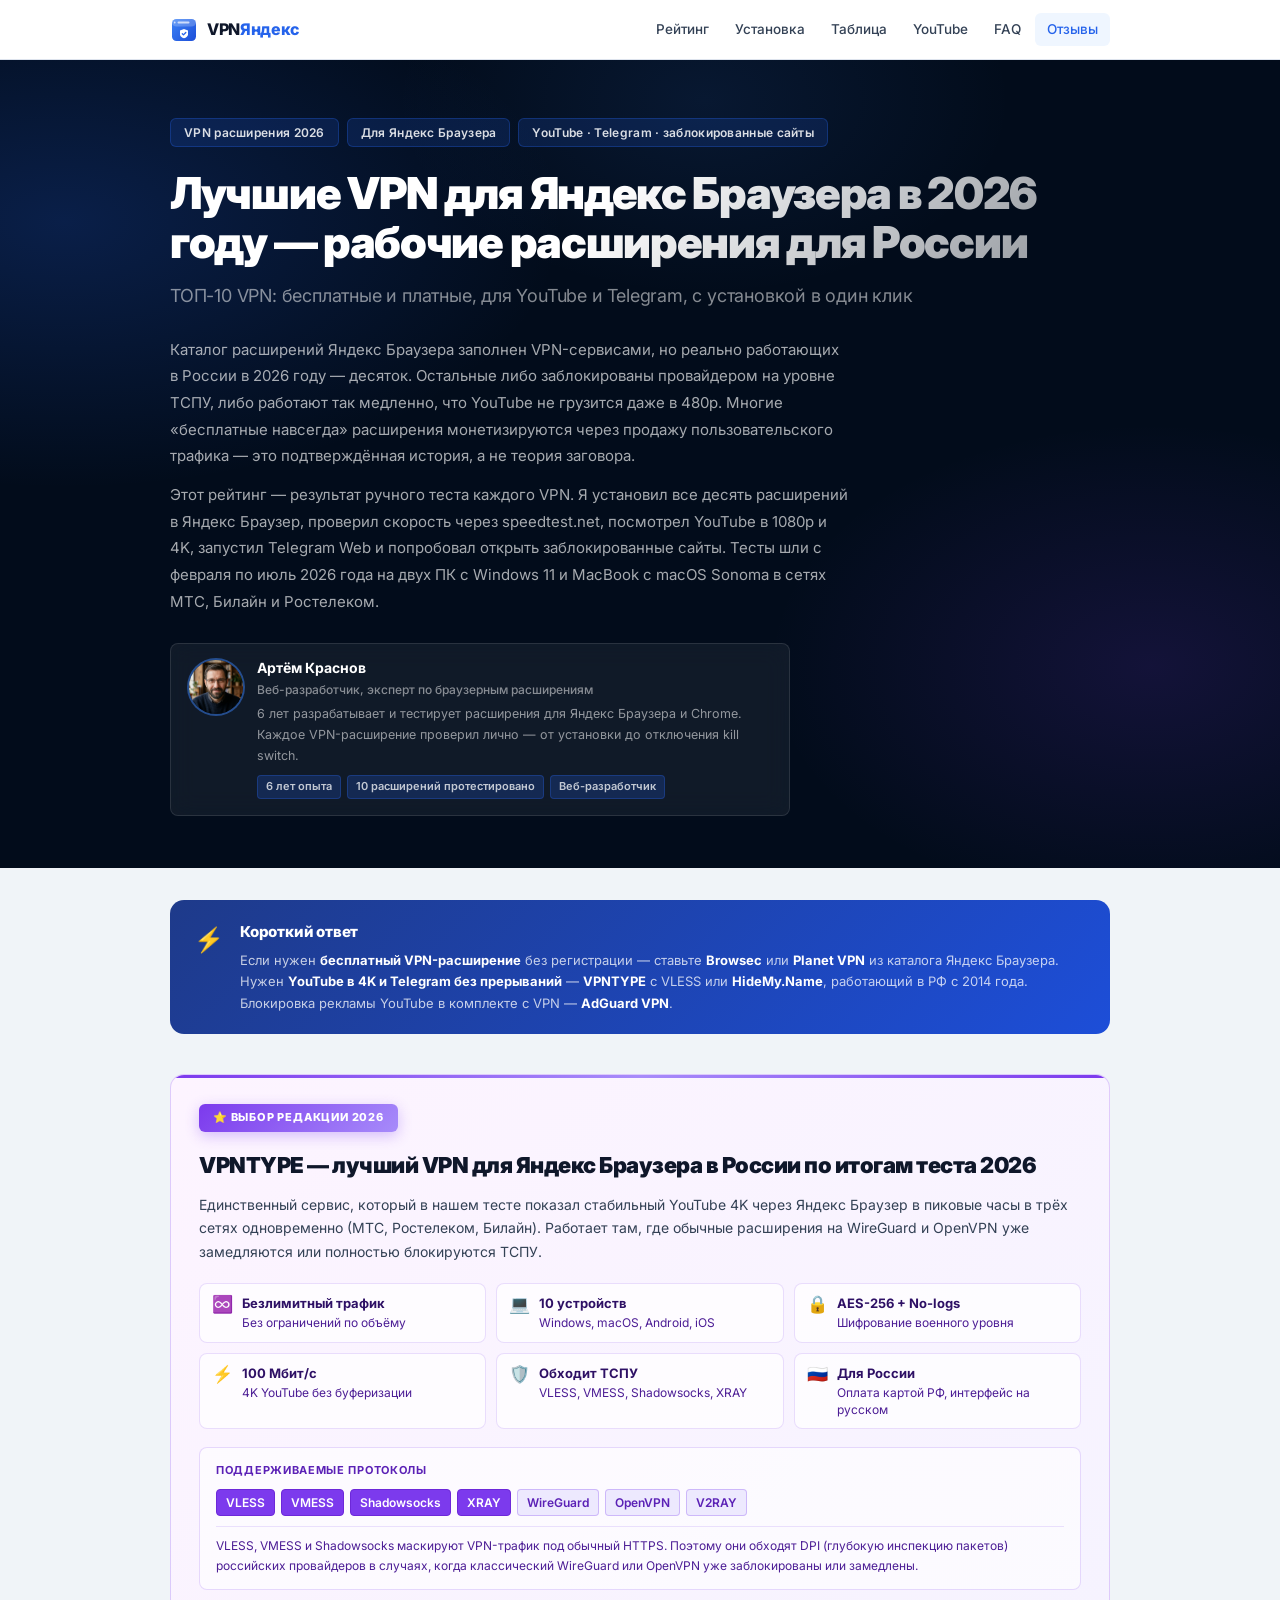
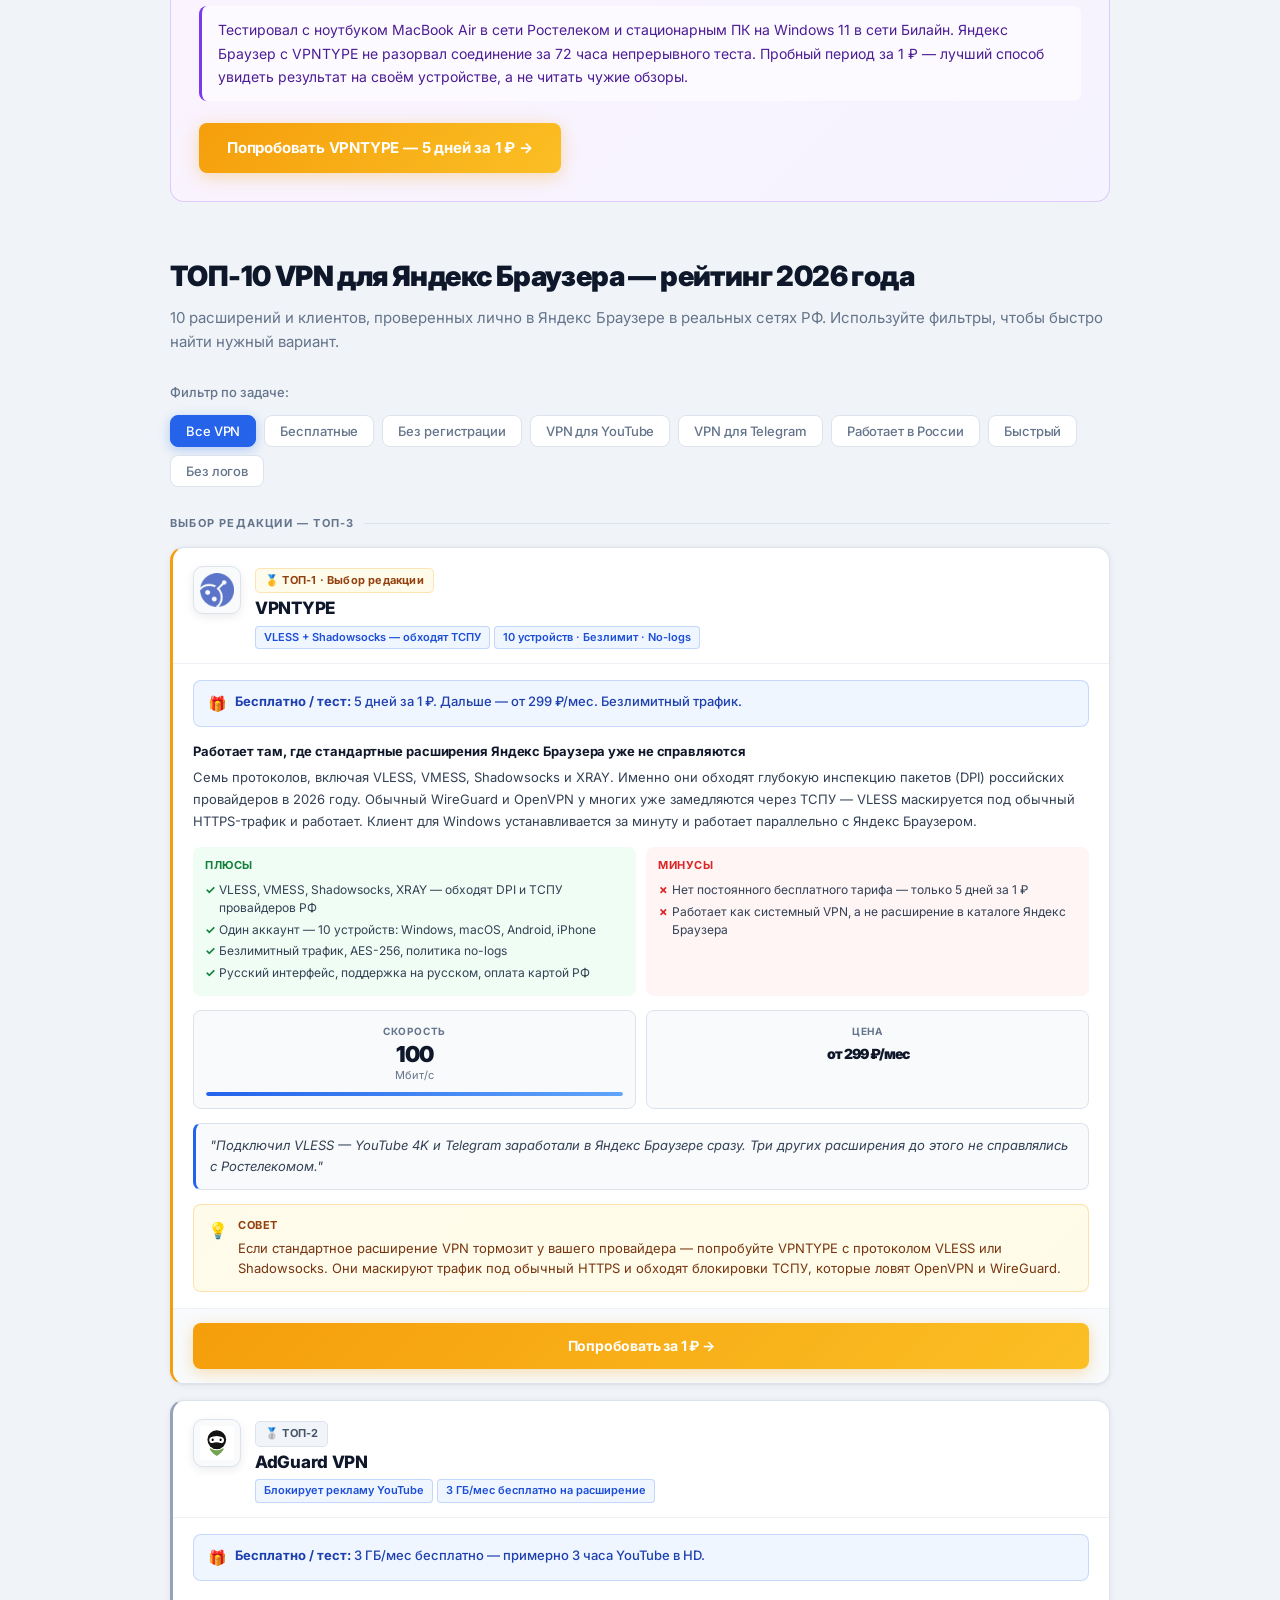
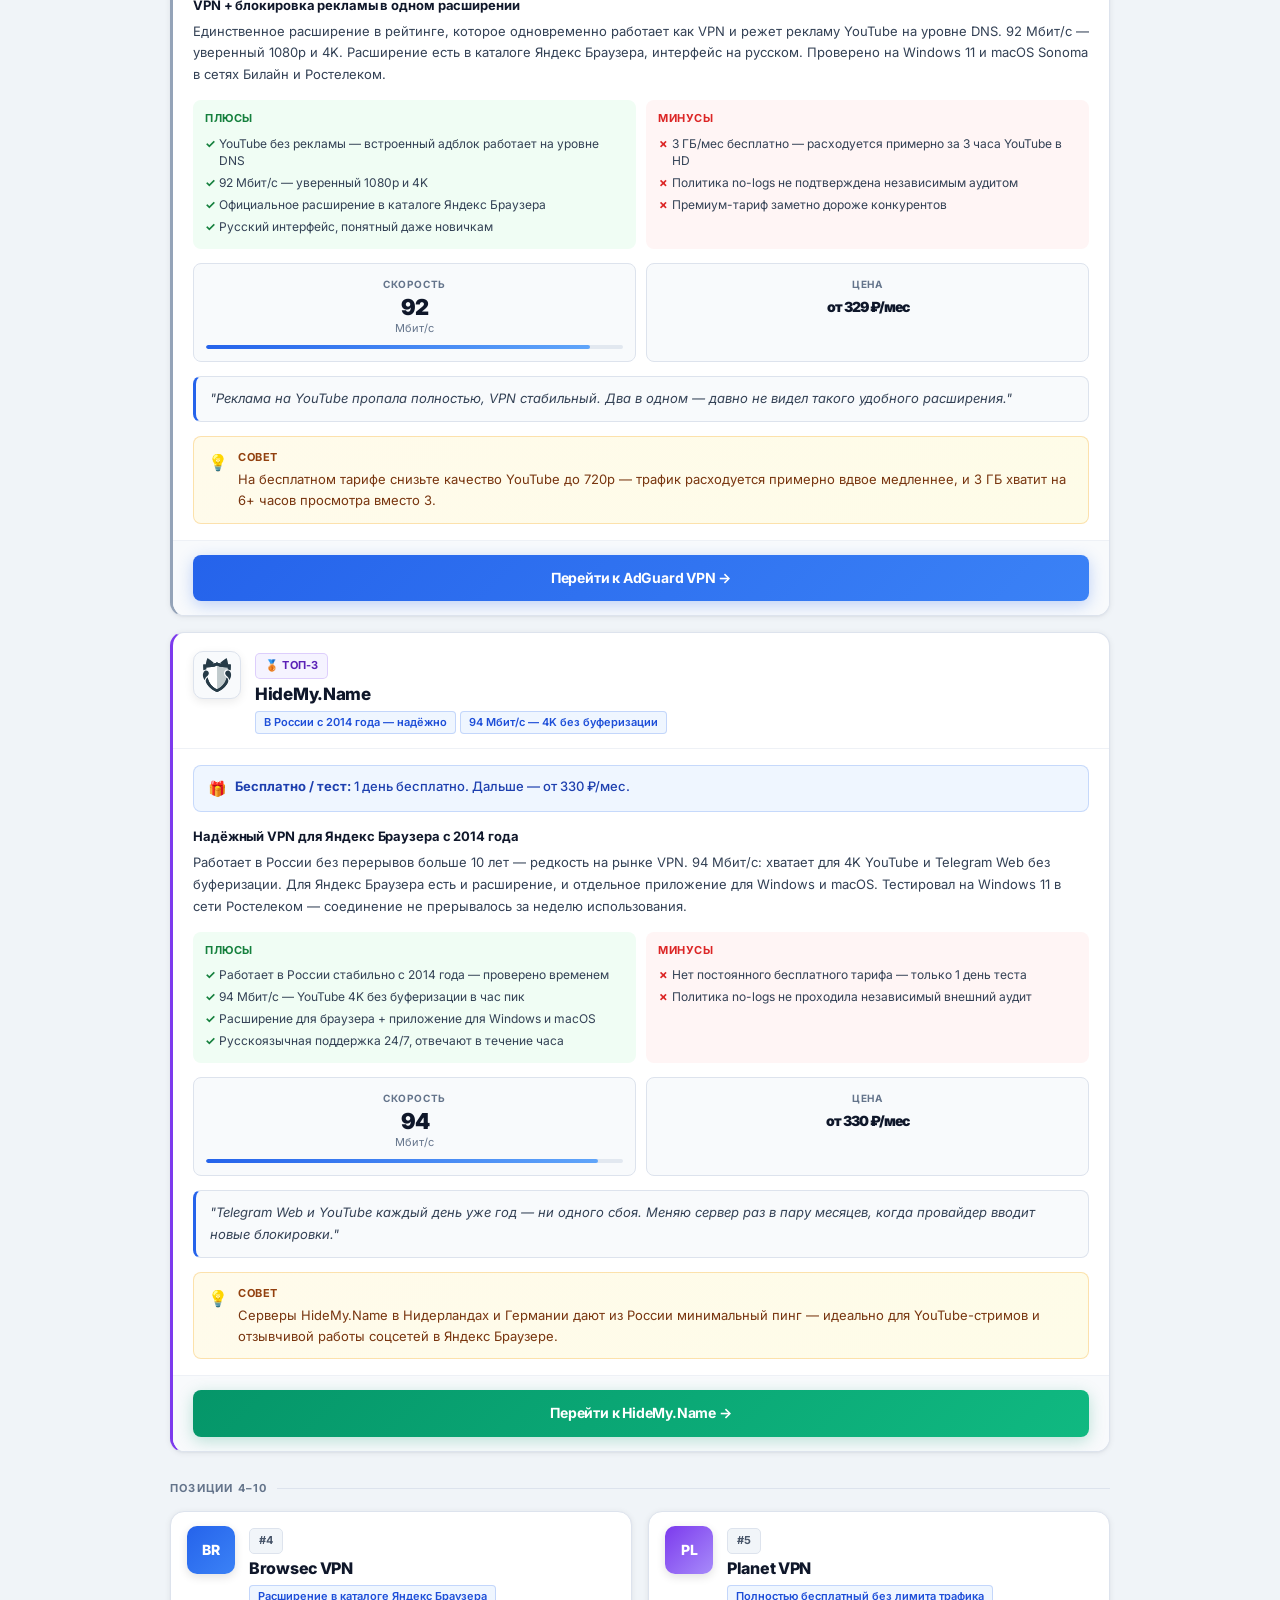
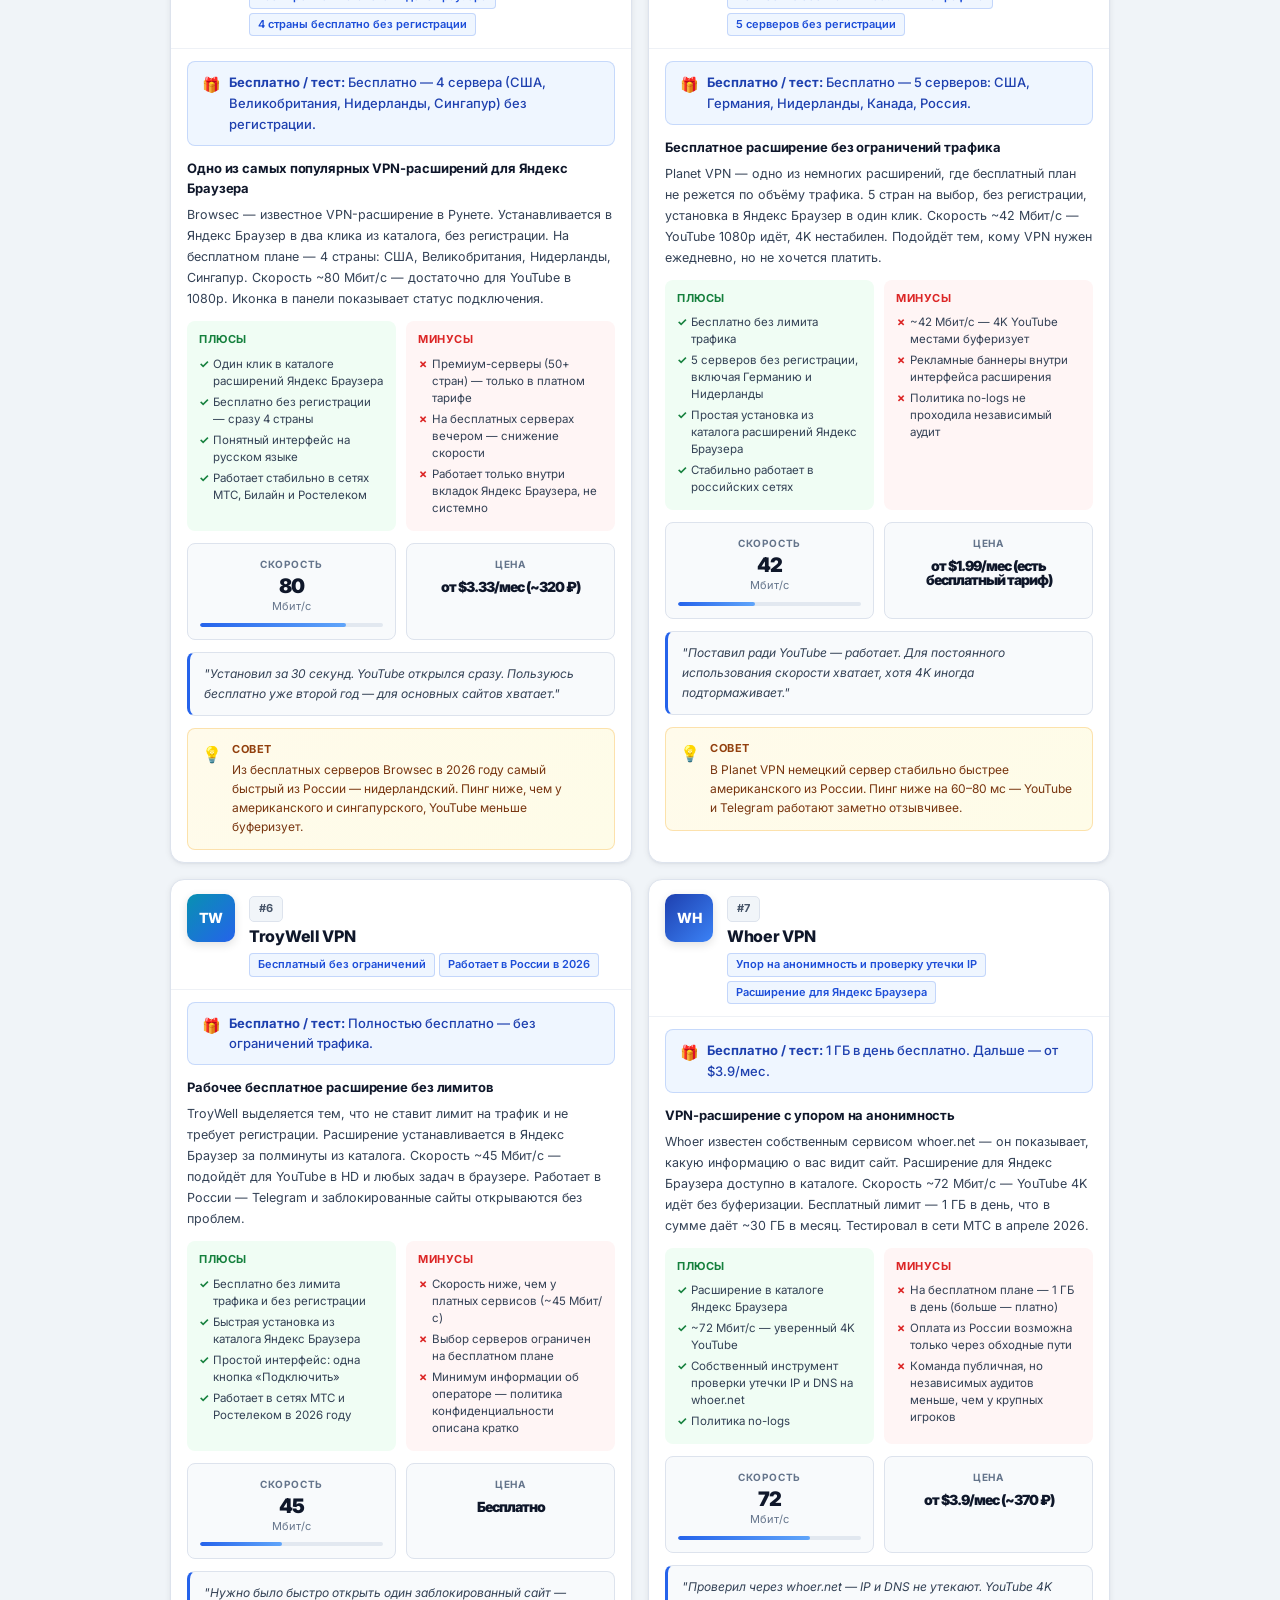
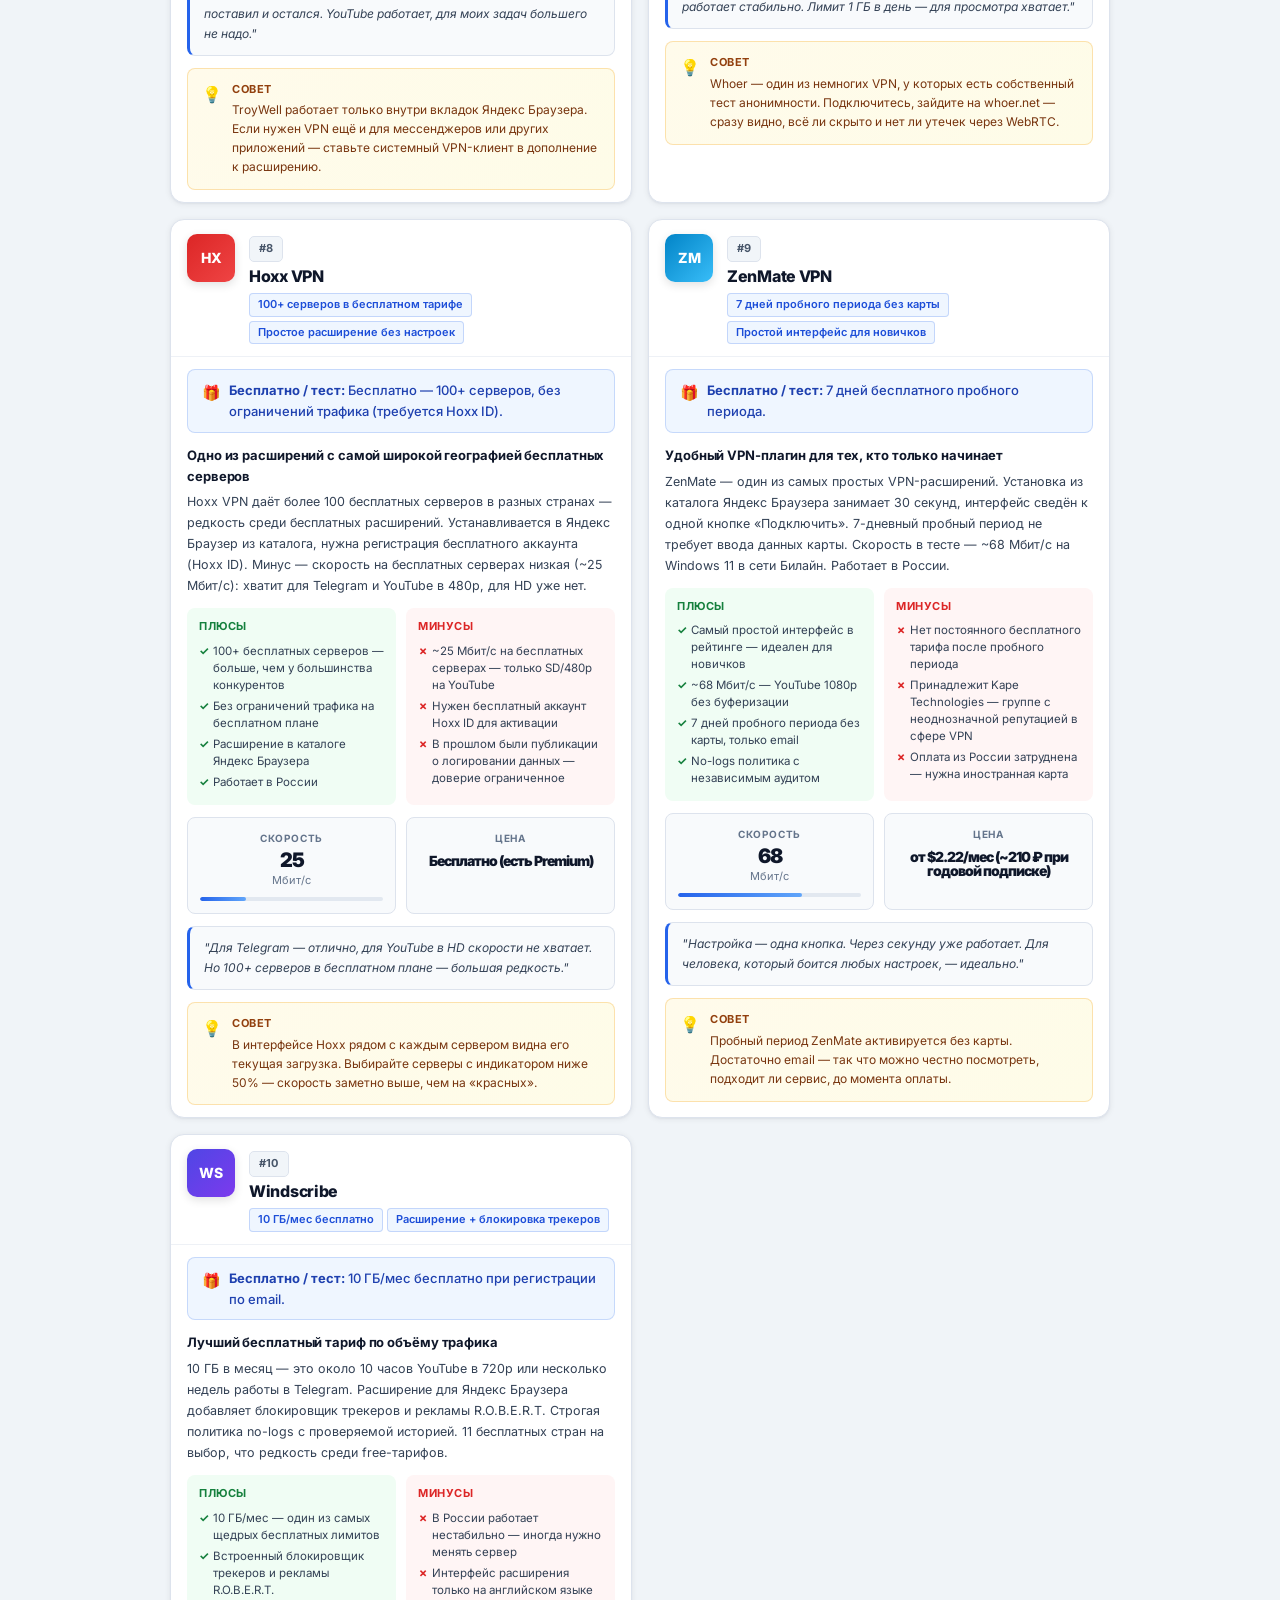
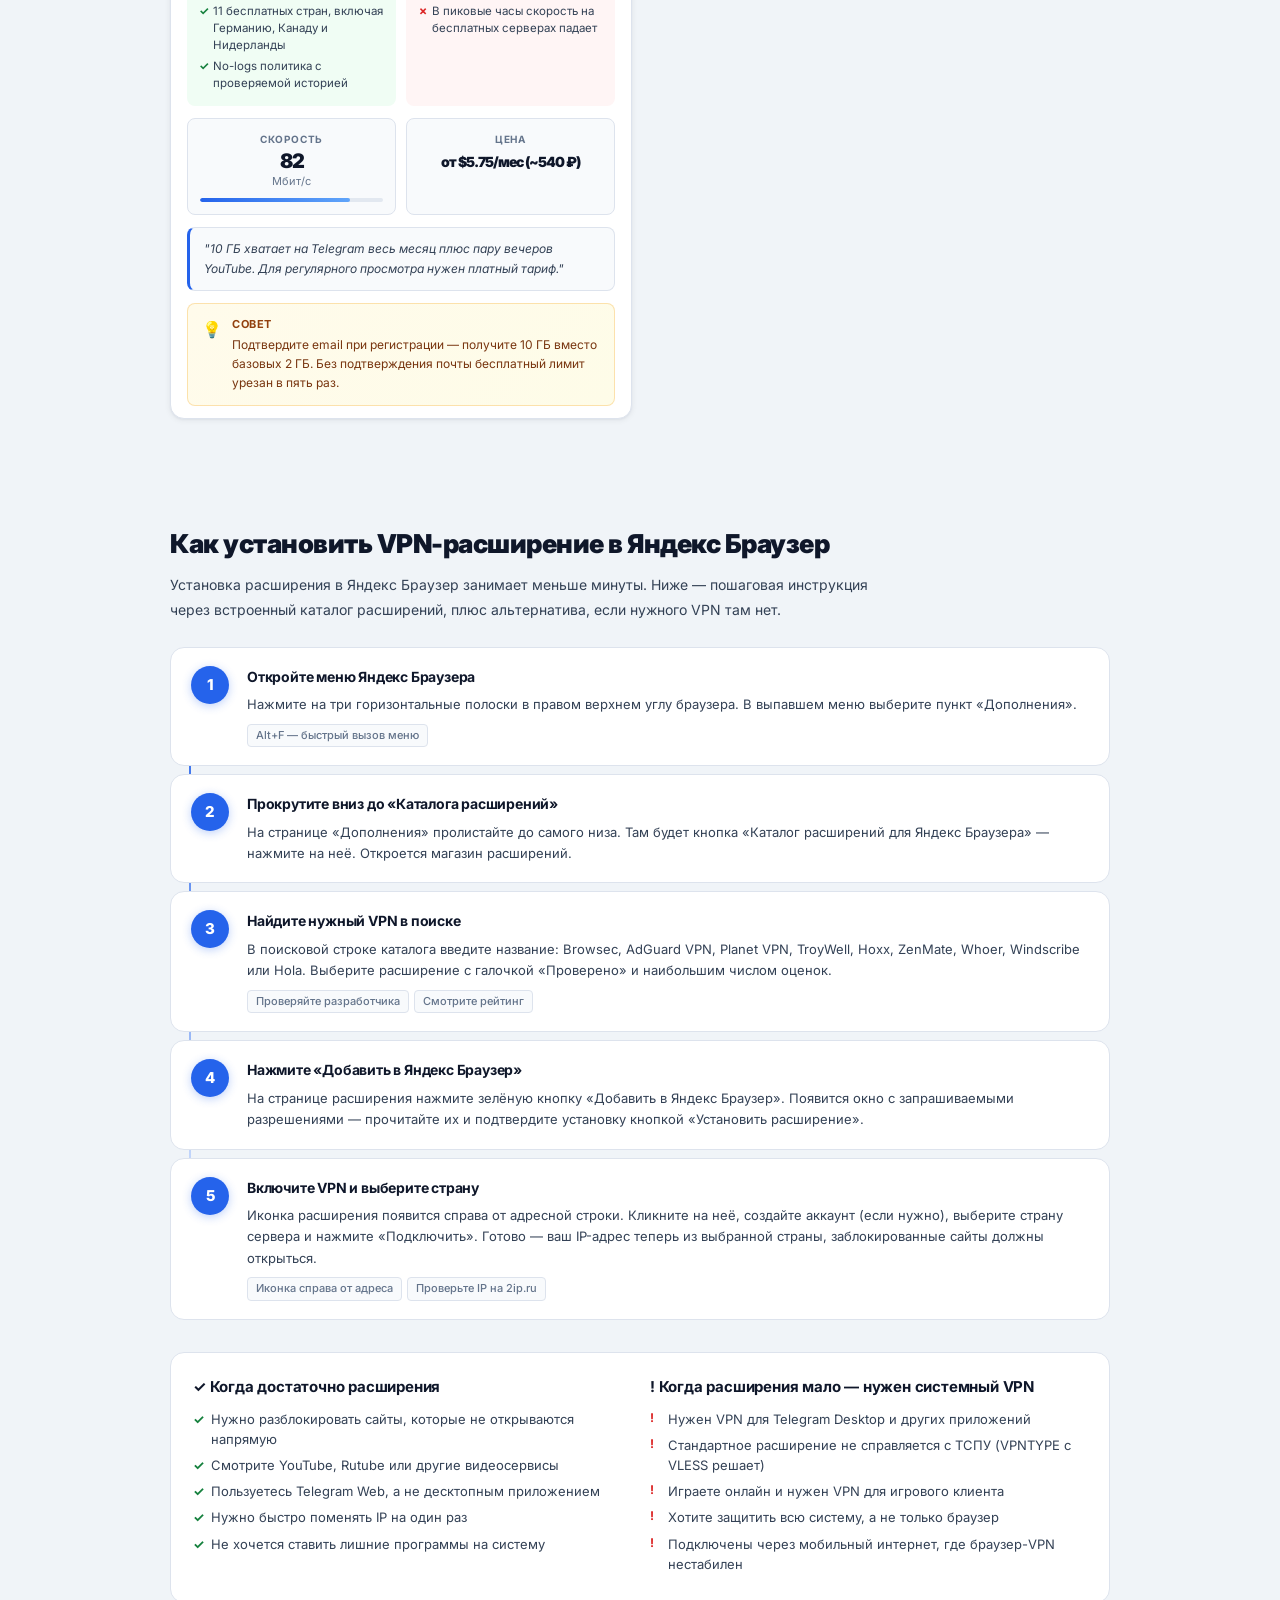
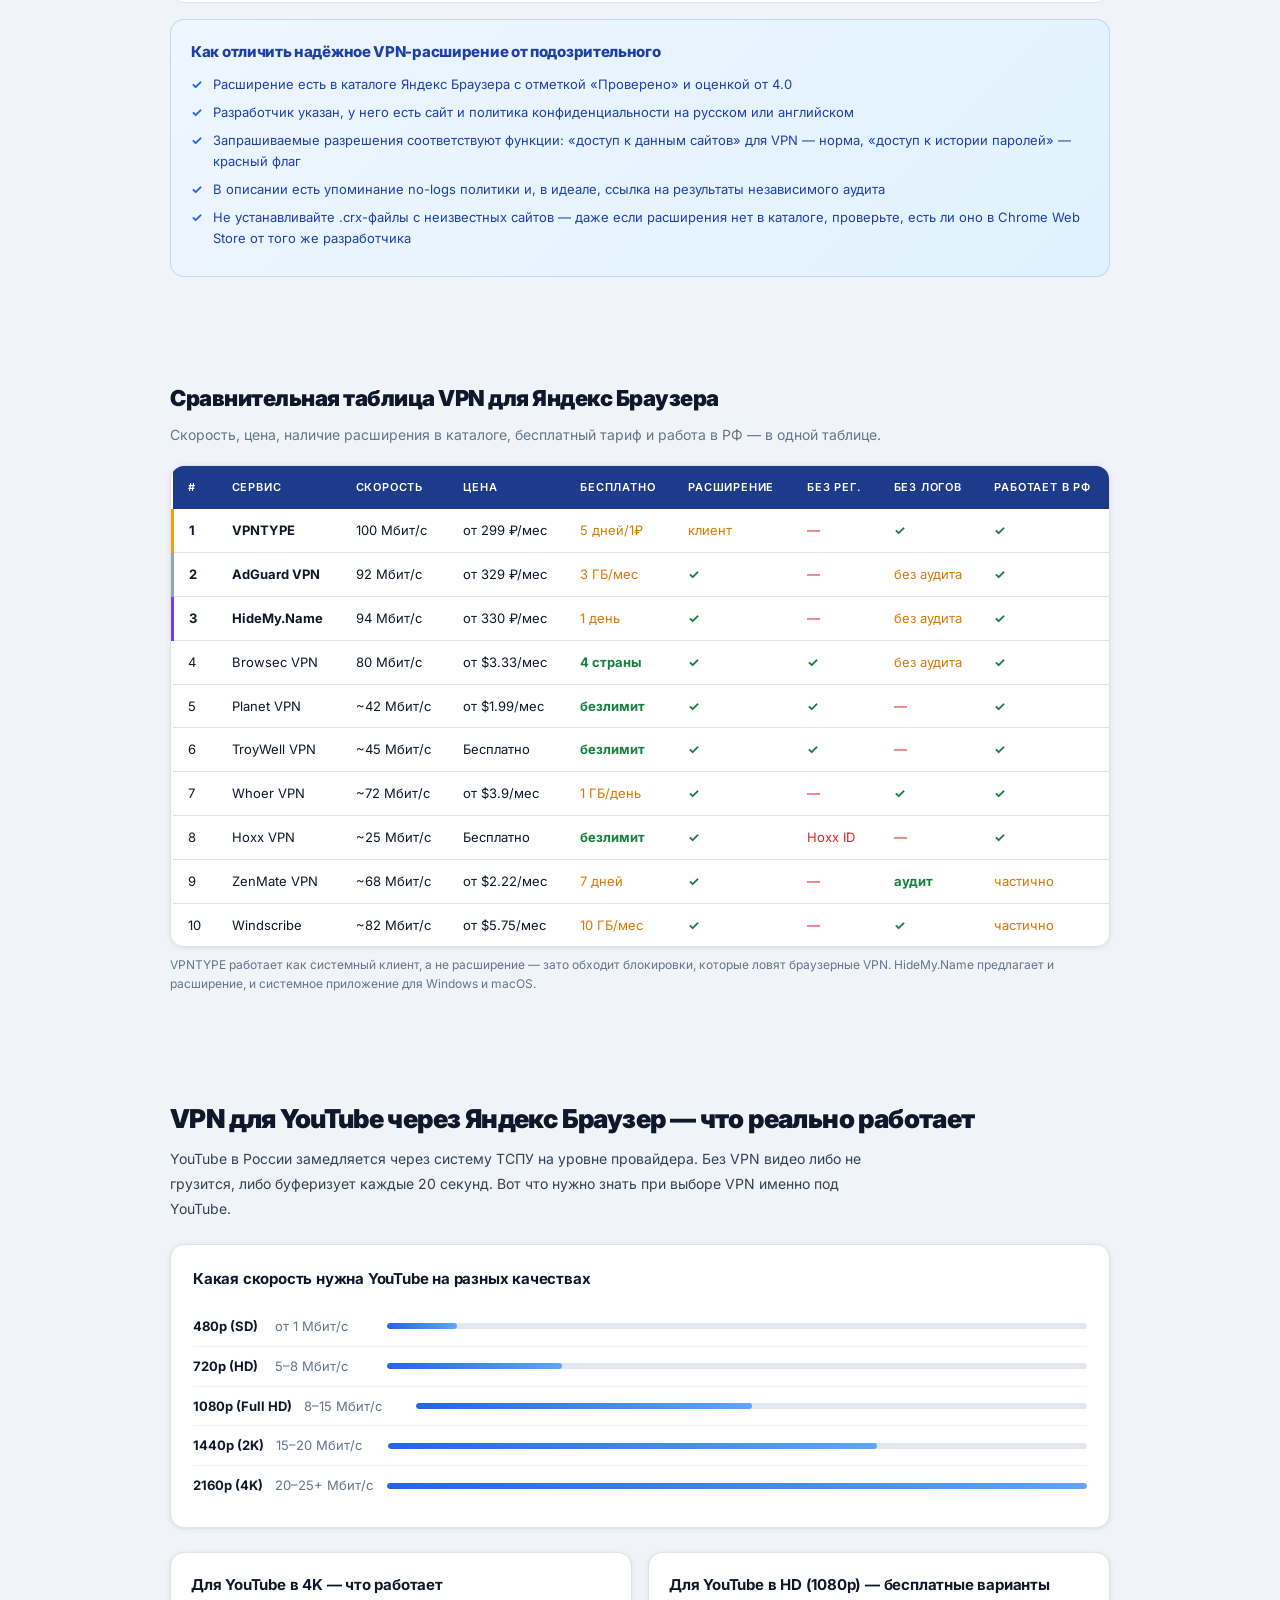
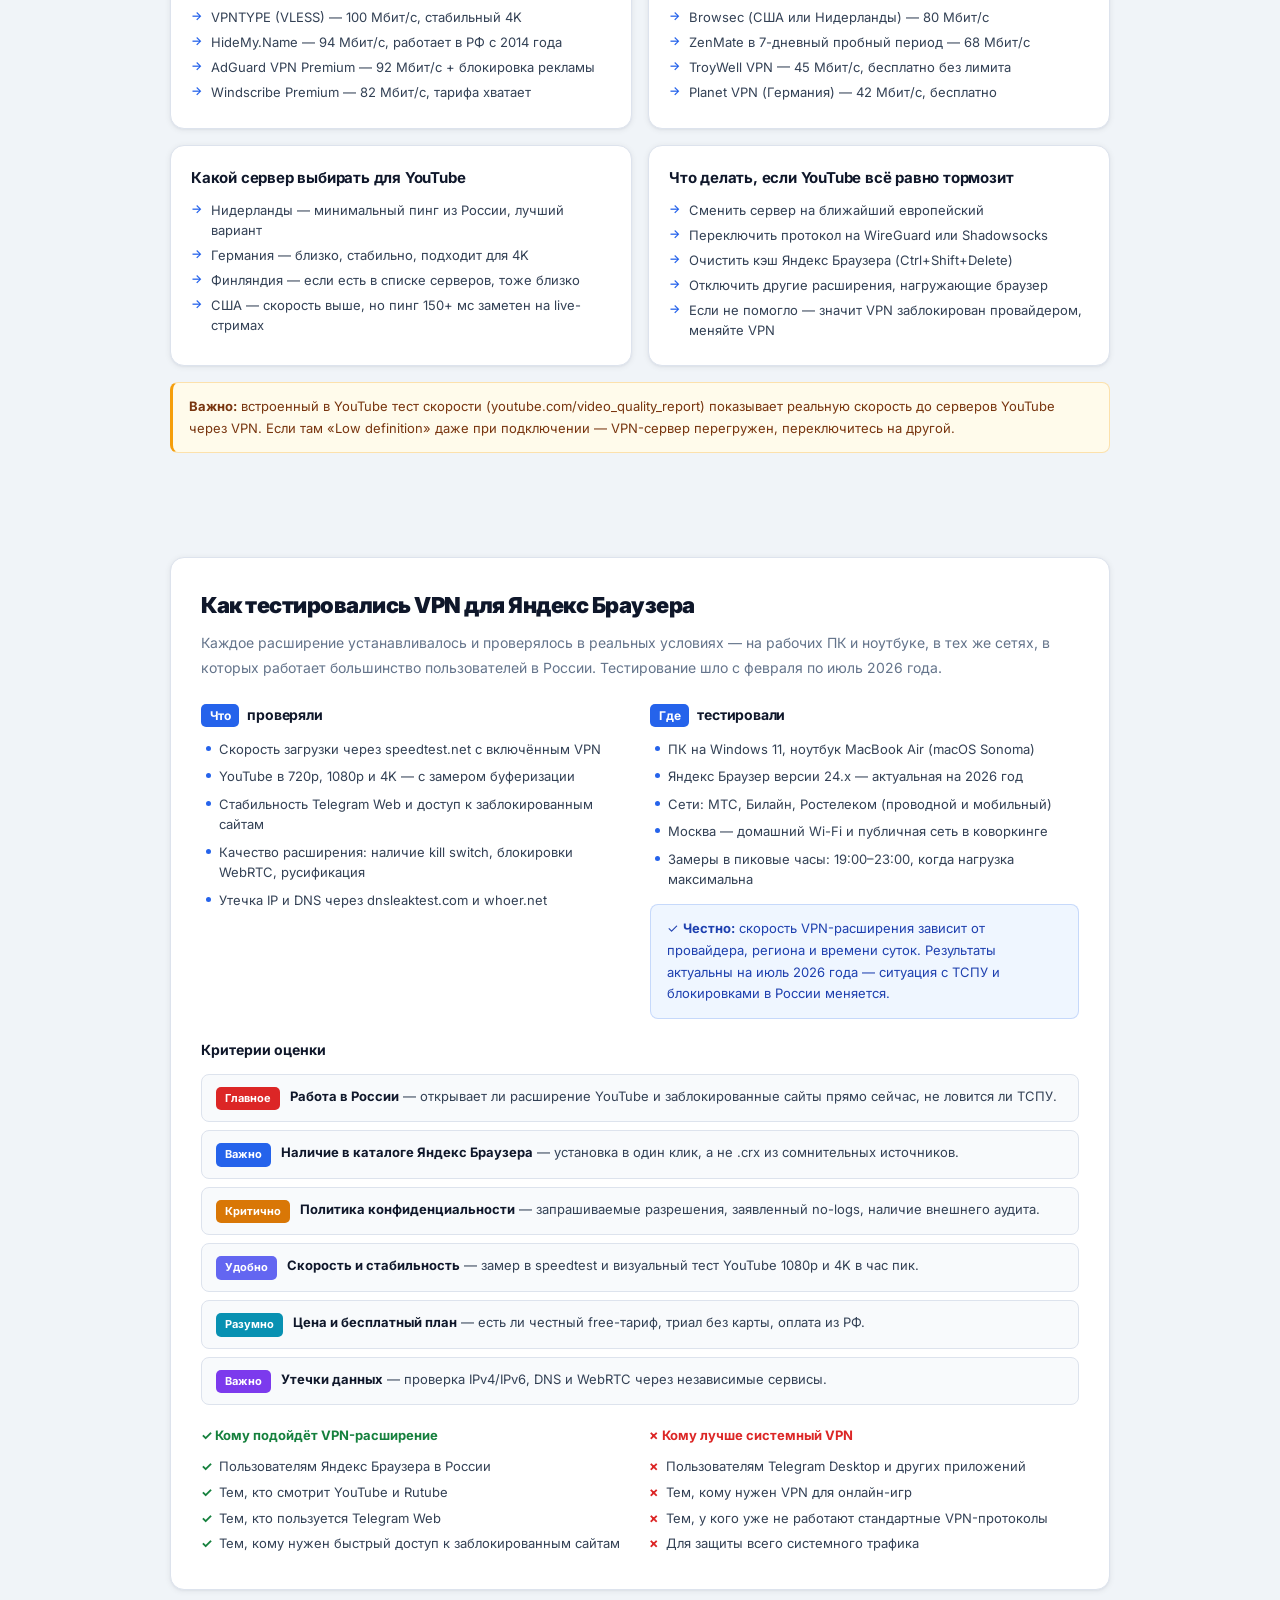
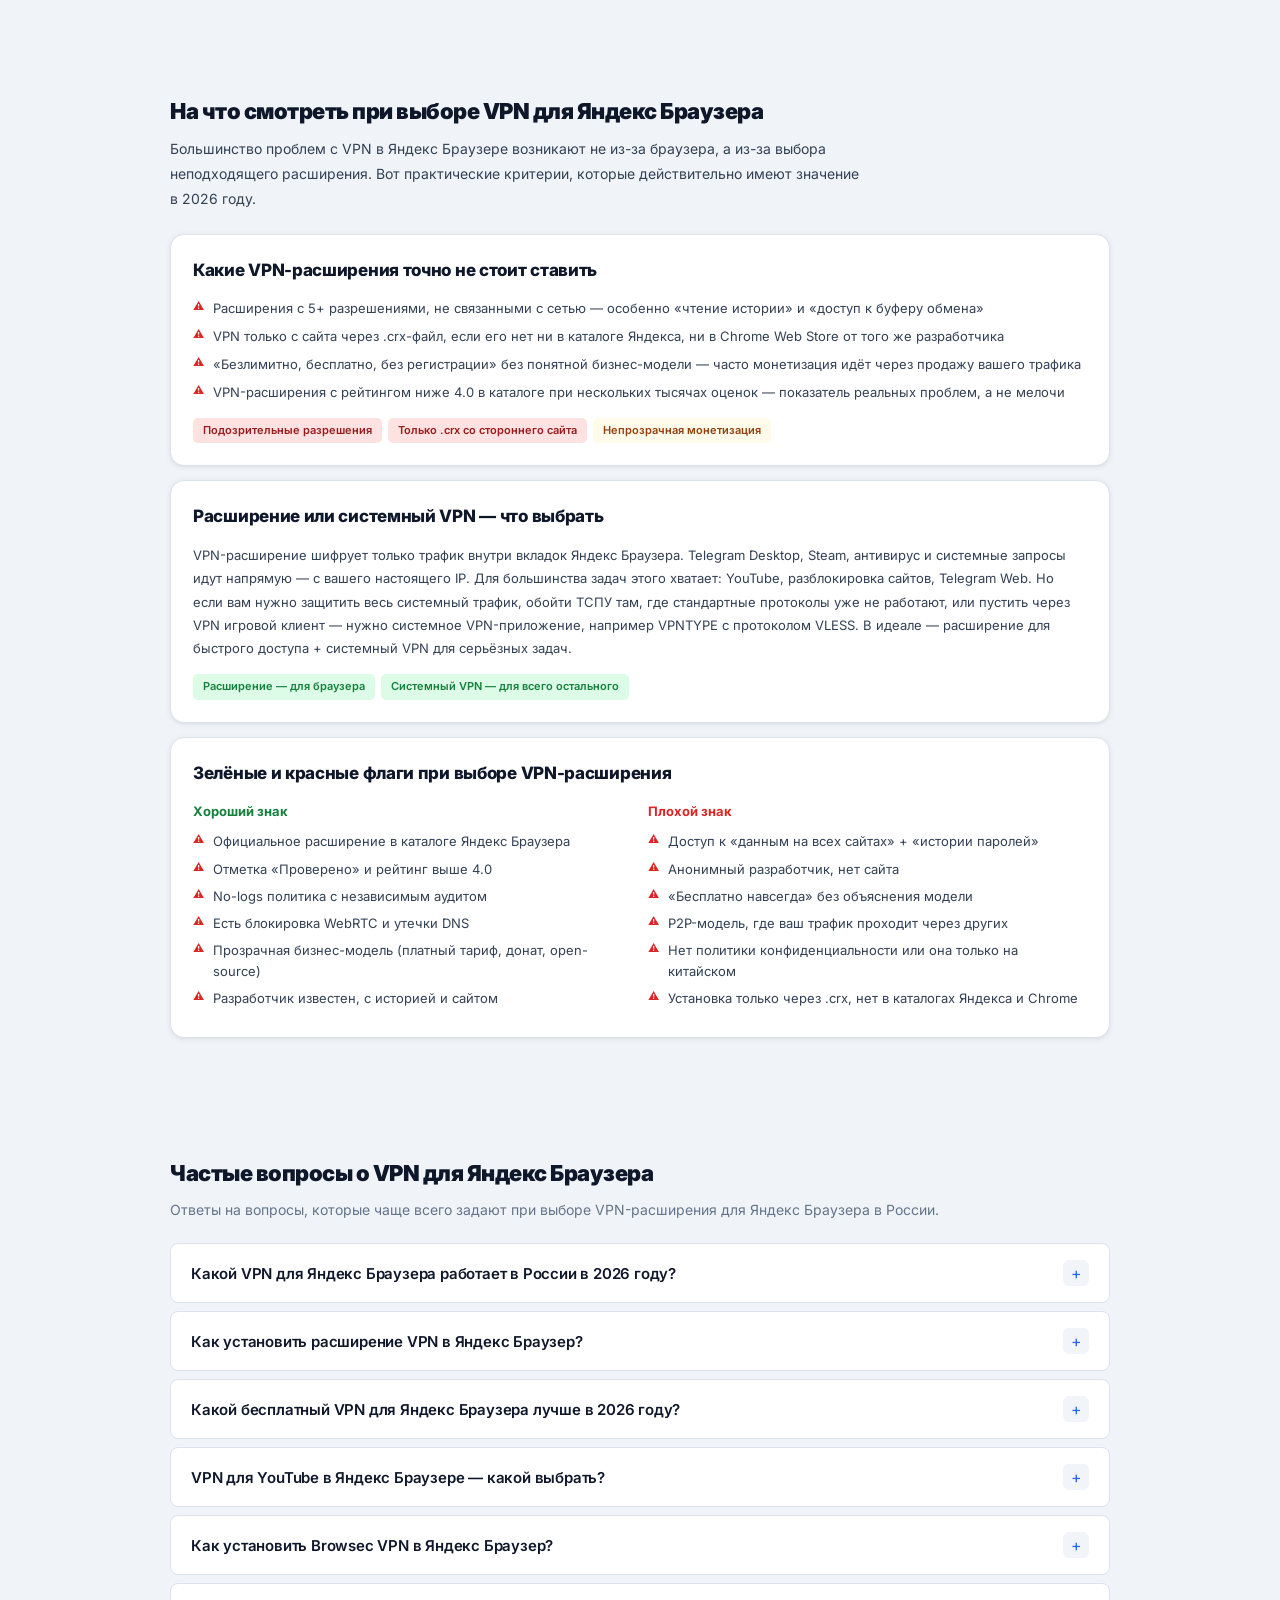
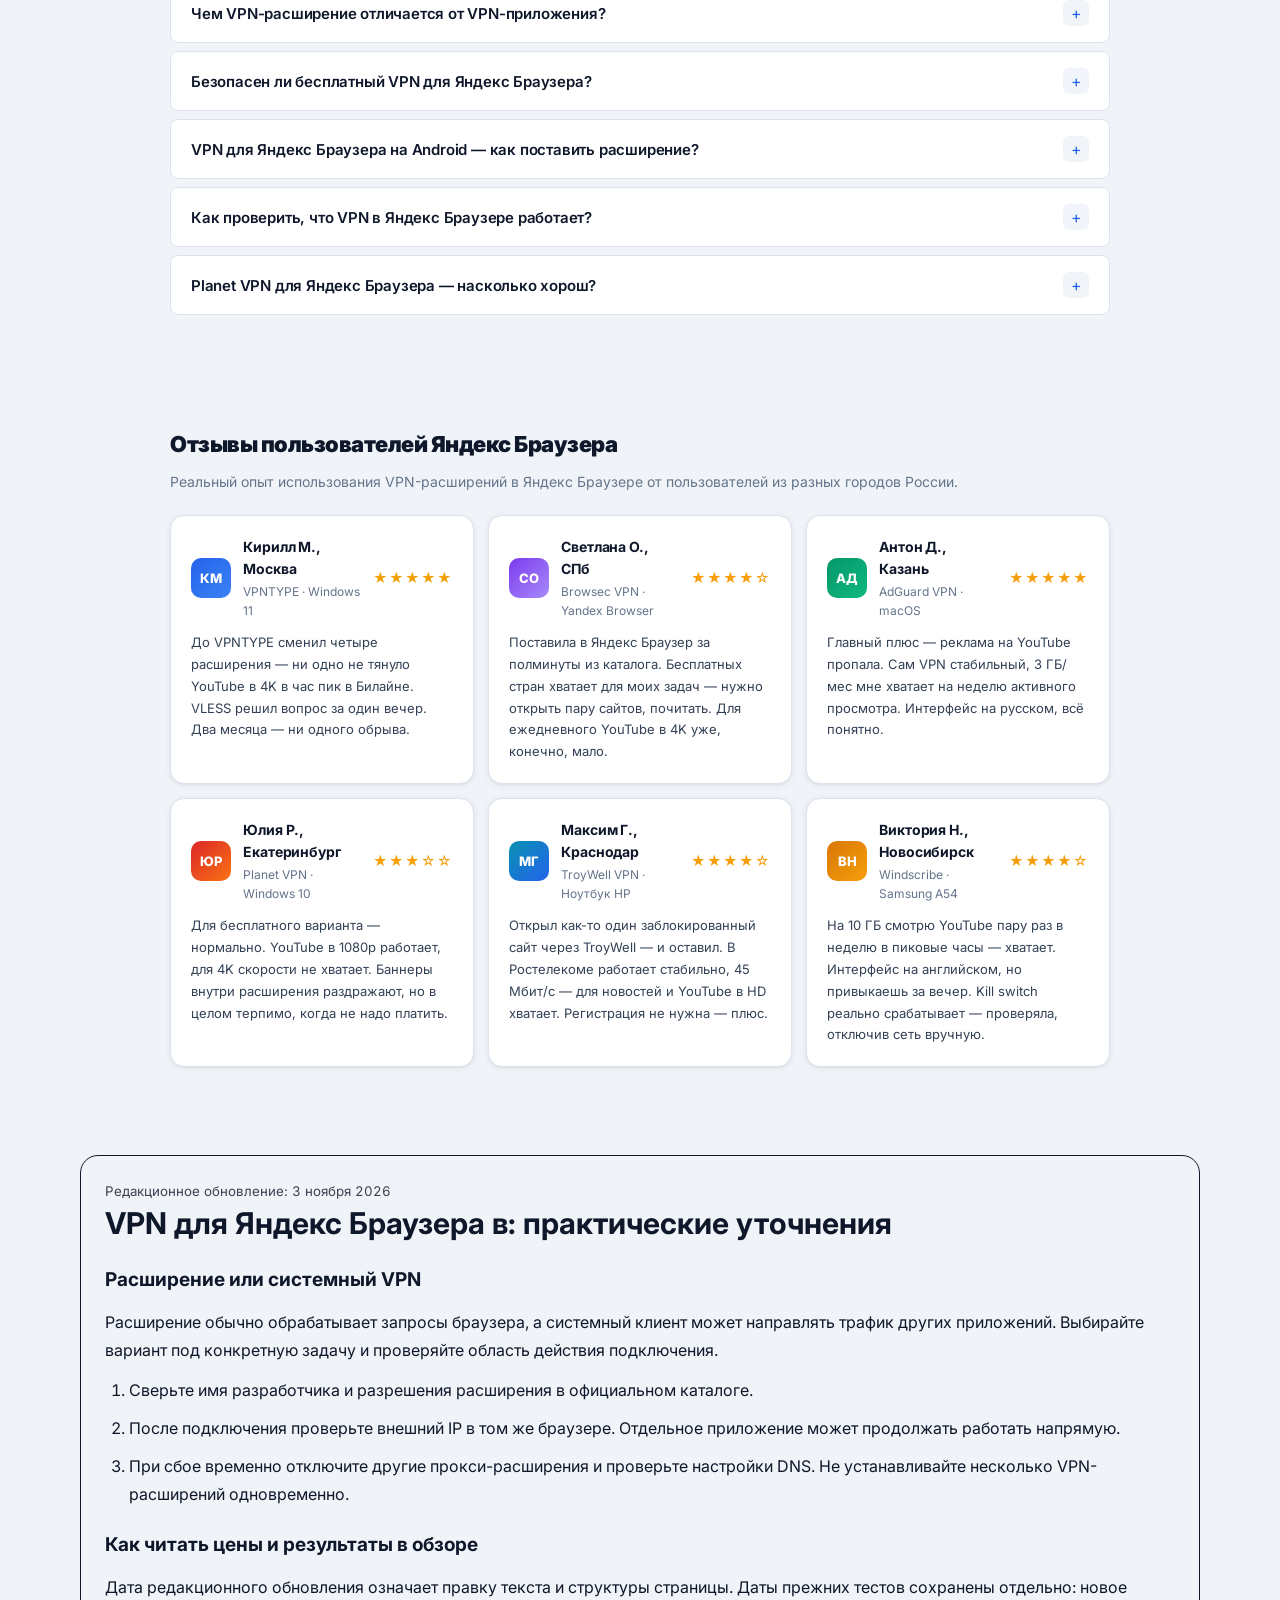
<file: index.html>
<!DOCTYPE html>
<html lang="ru">
<head>
<meta charset="UTF-8">
<meta name="viewport" content="width=device-width, initial-scale=1.0">
<title>Лучшие VPN для Яндекс Браузера в 2026 году — ТОП-10 рабочих расширений</title>

<link rel="icon" type="image/svg+xml" href="favicon.svg">
<link rel="shortcut icon" href="favicon.svg">
<meta name="theme-color" content="#2563eb">
<link rel="stylesheet" href="styles.css">

<script type="application/ld+json">
{
  "@context": "https://schema.org",
  "@type": "Article",
  "headline": "Лучшие VPN для Яндекс Браузера в 2026 году — ТОП-10 расширений",
  "description": "VPN для Яндекс Браузера в: выбор подключения, настройка и решение частых проблем. Что проверить перед оплатой VPN, ограничения и совместимость устройств. Обновлено 3 ноября 2026.",
  "datePublished": "2026-02-12",
  "dateModified": "2026-11-03",
  "author": {
    "@type": "Person",
    "name": "Артём Краснов",
    "jobTitle": "Веб-разработчик, эксперт по браузерным расширениям",
    "description": "6 лет разрабатывает и тестирует расширения для Яндекс Браузера и Chrome. Каждое VPN-расширение из рейтинга установил и проверил лично на Windows 11, macOS Sonoma и Android в сетях МТС, Билайн и Ростелеком."
  },
  "publisher": {
    "@type": "Organization",
    "name": "VPN Рейтинг"
  },
  "inLanguage": "ru"
}
</script>

<script type="application/ld+json">
{
  "@context": "https://schema.org",
  "@type": "FAQPage",
  "mainEntity": [
    {
      "@type": "Question",
      "name": "Какой VPN для Яндекс Браузера работает в России в 2026 году?",
      "acceptedAnswer": {
        "@type": "Answer",
        "text": "В июле 2026 года стабильно работают: VPNTYPE (системный VPN с VLESS и Shadowsocks, 5 дней за 1 ₽), AdGuard VPN (расширение с адблоком, 3 ГБ/мес бесплатно), HideMy.Name (расширение + приложение, 94 Мбит/с, работает в РФ с 2014 года), Browsec VPN (расширение с 4 бесплатными странами без регистрации). Из чисто бесплатных расширений — Planet VPN и TroyWell. Все проверены лично в сетях МТС и Ростелеком."
      }
    },
    {
      "@type": "Question",
      "name": "Как установить расширение VPN в Яндекс Браузер?",
      "acceptedAnswer": {
        "@type": "Answer",
        "text": "Откройте меню Яндекс Браузера (три полоски справа вверху), выберите «Дополнения», прокрутите вниз и нажмите «Каталог расширений». В поиске введите название VPN (например, «Browsec» или «AdGuard VPN»), нажмите «Добавить в Яндекс Браузер» и подтвердите установку. Иконка расширения появится справа от адресной строки — кликните на неё, выберите страну и нажмите «Подключить»."
      }
    },
    {
      "@type": "Question",
      "name": "Какой бесплатный VPN для Яндекс Браузера самый лучший?",
      "acceptedAnswer": {
        "@type": "Answer",
        "text": "Среди полностью бесплатных расширений для Яндекс Браузера лучше всего показали себя Planet VPN и TroyWell VPN — оба работают без регистрации и без лимитов трафика. Browsec даёт 4 бесплатные страны без ограничений, AdGuard VPN — 3 ГБ/мес с бонусной блокировкой рекламы. Если нужен максимум стран бесплатно — Hoxx VPN (100+ серверов) или Windscribe (10 ГБ/мес с регистрацией по email)."
      }
    },
    {
      "@type": "Question",
      "name": "VPN для YouTube через Яндекс Браузер — что работает в 2026?",
      "acceptedAnswer": {
        "@type": "Answer",
        "text": "Для YouTube в 720p нужно 5–8 Мбит/с, в 1080p — 8–15 Мбит/с, в 4K — 20–25 Мбит/с. В России YouTube замедлен через ТСПУ, поэтому важна не только скорость, но и обход блокировки. Для 4K — VPNTYPE (протокол VLESS), AdGuard VPN и Whoer. Для HD — Browsec и Planet VPN. Ставьте сервер в Германии или Нидерландах — из РФ до них минимальный пинг."
      }
    },
    {
      "@type": "Question",
      "name": "Как установить Browsec VPN в Яндекс Браузер?",
      "acceptedAnswer": {
        "@type": "Answer",
        "text": "Установить Browsec VPN можно двумя способами. Через каталог: откройте «Меню → Дополнения → Каталог расширений», введите в поиск «Browsec», нажмите «Добавить». Через официальный сайт: перейдите на browsec.com, нажмите «Install for Yandex Browser» — браузер перенаправит в каталог и предложит установить. После установки нажмите на иконку Browsec справа от адресной строки и выберите одну из 4 бесплатных стран."
      }
    },
    {
      "@type": "Question",
      "name": "Чем VPN-расширение отличается от VPN-приложения?",
      "acceptedAnswer": {
        "@type": "Answer",
        "text": "VPN-расширение работает только внутри Яндекс Браузера — скрывает IP и обходит блокировки на вкладках, но не влияет на мессенджеры, Steam или системные программы. VPN-приложение (системный клиент) пропускает через VPN весь интернет-трафик компьютера. Для просмотра YouTube и разблокировки сайтов достаточно расширения. Для Telegram-десктопа, онлайн-игр и других задач нужен именно системный VPN, как VPNTYPE."
      }
    },
    {
      "@type": "Question",
      "name": "Безопасен ли бесплатный VPN для Яндекс Браузера?",
      "acceptedAnswer": {
        "@type": "Answer",
        "text": "Из каталога расширений Яндекс Браузера — относительно безопасны: расширения там проходят базовую проверку. Риски сохраняются: некоторые бесплатные VPN монетизируются через продажу данных третьим лицам (известный пример — Hola VPN и сервис Luminati/Bright Data). Признаки подозрительного расширения: просит доступ к данным всех сайтов и истории, анонимный разработчик, нет политики конфиденциальности, рейтинг ниже 4.0 при большом числе отзывов."
      }
    },
    {
      "@type": "Question",
      "name": "VPN для Яндекс Браузера на Android — как установить расширение?",
      "acceptedAnswer": {
        "@type": "Answer",
        "text": "В мобильной версии Яндекс Браузера на Android установка расширений из каталога ограничена. Вариант 1: включите на панели расширений «Десктопную версию» — появится доступ к части расширений из каталога. Вариант 2: используйте отдельное VPN-приложение для Android (AdGuard VPN, Browsec, VPNTYPE) — оно включает VPN на всю систему, в том числе на Яндекс Браузер. Второй способ надёжнее и стабильнее."
      }
    },
    {
      "@type": "Question",
      "name": "Как проверить, что VPN в Яндекс Браузере работает?",
      "acceptedAnswer": {
        "@type": "Answer",
        "text": "После подключения расширения откройте во вкладке Яндекс Браузера сайт 2ip.ru — ваш IP должен измениться на адрес из выбранной страны. Для проверки утечки DNS перейдите на dnsleaktest.com и запустите Extended Test — все DNS должны быть из страны VPN, не от вашего провайдера. Для проверки WebRTC: whoer.net/ru — сайт покажет, не утекает ли реальный IP через WebRTC. Если хоть одно совпадает с реальным — у расширения есть утечки."
      }
    },
    {
      "@type": "Question",
      "name": "Planet VPN для Яндекс Браузера — насколько хорош?",
      "acceptedAnswer": {
        "@type": "Answer",
        "text": "Planet VPN — одно из немногих полностью бесплатных расширений без лимита трафика. 5 серверов без регистрации: США, Германия, Нидерланды, Канада, Россия. Устанавливается в Яндекс Браузер в один клик из каталога. Скорость в тесте ~42 Мбит/с — YouTube в 1080p работает, 4K местами буферизует. Минусы: рекламные баннеры внутри интерфейса, no-logs политика без независимого аудита. Для регулярного просмотра YouTube — рабочий вариант, для приватной переписки — лучше что-то с аудитом."
      }
    }
  ]
}
</script>

<script type="application/ld+json">
{
  "@context": "https://schema.org",
  "@type": "ItemList",
  "name": "ТОП-10 VPN для Яндекс Браузера в России 2026",
  "description": "Рейтинг VPN-расширений и клиентов для Яндекс Браузера, протестированных в реальных сетях РФ в 2026 году",
  "numberOfItems": 10,
  "itemListElement": [
    {
      "@type": "ListItem",
      "position": 1,
      "name": "VPNTYPE",
      "description": "Лучший VPN для Яндекс Браузера: VLESS и Shadowsocks обходят ТСПУ, 5 дней за 1 ₽, 10 устройств",
      "url": "https://vk.cc/cUpjZq"
    },
    {
      "@type": "ListItem",
      "position": 2,
      "name": "AdGuard VPN",
      "description": "VPN + блокировка рекламы YouTube в одном расширении для Яндекс Браузера, 3 ГБ/мес бесплатно",
      "url": "https://vk.cc/cUxOkm"
    },
    {
      "@type": "ListItem",
      "position": 3,
      "name": "HideMy.Name",
      "description": "Надёжный VPN для Яндекс Браузера с 2014 года: 94 Мбит/с, расширение и приложение для Windows и macOS",
      "url": "https://vk.cc/cUxOxl"
    },
    {
      "@type": "ListItem",
      "position": 4,
      "name": "Browsec VPN",
      "description": "Популярное VPN-расширение для Яндекс Браузера: 4 бесплатные страны без регистрации, один клик"
    },
    {
      "@type": "ListItem",
      "position": 5,
      "name": "Planet VPN",
      "description": "Бесплатное расширение без лимита трафика — 5 серверов без регистрации"
    },
    {
      "@type": "ListItem",
      "position": 6,
      "name": "TroyWell VPN",
      "description": "Рабочий бесплатный VPN для Яндекс Браузера без регистрации и без ограничений"
    },
    {
      "@type": "ListItem",
      "position": 7,
      "name": "Whoer VPN",
      "description": "VPN-расширение с упором на анонимность и проверку утечки IP, 1 ГБ/день бесплатно"
    },
    {
      "@type": "ListItem",
      "position": 8,
      "name": "Hoxx VPN",
      "description": "100+ бесплатных серверов в каталоге расширений Яндекс Браузера"
    },
    {
      "@type": "ListItem",
      "position": 9,
      "name": "ZenMate VPN",
      "description": "Простое VPN-расширение для новичков, 7 дней пробного периода без карты"
    },
    {
      "@type": "ListItem",
      "position": 10,
      "name": "Windscribe",
      "description": "10 ГБ/мес бесплатно, встроенный блокировщик трекеров и рекламы R.O.B.E.R.T."
    }
  ]
}
</script>

<meta property="og:type" content="article">
<link rel="stylesheet" href="editorial-refresh.css">

<meta name="description" content="VPN для Яндекс Браузера в: выбор подключения, настройка и решение частых проблем. Что проверить перед оплатой VPN, ограничения и совместимость устройств. Обновлено 3 ноября 2026.">
<meta property="og:title" content="Лучшие VPN для Яндекс Браузера в 2026 году — ТОП-10 рабочих расширений">
<meta property="og:description" content="VPN для Яндекс Браузера в: выбор подключения, настройка и решение частых проблем. Что проверить перед оплатой VPN, ограничения и совместимость устройств. Обновлено 3 ноября 2026.">
<meta property="og:locale" content="ru_RU">
<meta name="twitter:card" content="summary">
<meta name="twitter:title" content="Лучшие VPN для Яндекс Браузера в 2026 году — ТОП-10 рабочих расширений">
<meta name="twitter:description" content="VPN для Яндекс Браузера в: выбор подключения, настройка и решение частых проблем. Что проверить перед оплатой VPN, ограничения и совместимость устройств. Обновлено 3 ноября 2026.">
<meta name="robots" content="index, follow, max-image-preview:large">
</head>
<body>

<!-- ===== HEADER ===== -->
<header class="site-header" id="siteHeader">
  <div class="container header-inner">
    <a href="#" class="header-logo" aria-label="На главную">
      <svg class="header-logo-icon" width="28" height="28" viewBox="0 0 28 28" fill="none" xmlns="http://www.w3.org/2000/svg" aria-hidden="true">
        <rect x="2" y="3" width="24" height="22" rx="4.5" fill="url(#brGrad)"/>
        <rect x="2" y="3" width="24" height="7.5" rx="4.5" fill="rgba(255,255,255,0.22)"/>
        <rect x="7.5" y="5.5" width="12" height="2" rx="1" fill="rgba(255,255,255,0.7)"/>
        <circle cx="4.7" cy="6.5" r="0.9" fill="rgba(255,255,255,0.7)"/>
        <path d="M14 13L18 14.5V18.2C18 20.3 16.2 21.6 14 22.3C11.8 21.6 10 20.3 10 18.2V14.5L14 13Z" fill="white"/>
        <polyline points="12.3,17.7 13.5,18.9 15.8,16.5" fill="none" stroke="#2563eb" stroke-width="1.3" stroke-linecap="round" stroke-linejoin="round"/>
        <defs>
          <linearGradient id="brGrad" x1="2" y1="3" x2="26" y2="25" gradientUnits="userSpaceOnUse">
            <stop offset="0%" stop-color="#3b82f6"/>
            <stop offset="100%" stop-color="#1d4ed8"/>
          </linearGradient>
        </defs>
      </svg>
      <span class="header-logo-text">VPN<span class="header-logo-accent">Яндекс</span></span>
    </a>
    <nav class="header-nav" id="headerNav" aria-label="Навигация по странице">
      <a href="#rating" class="nav-link">Рейтинг</a>
      <a href="#install" class="nav-link">Установка</a>
      <a href="#table" class="nav-link">Таблица</a>
      <a href="#youtube" class="nav-link">YouTube</a>
      <a href="#faq" class="nav-link">FAQ</a>
      <a href="#reviews" class="nav-link">Отзывы</a>
    </nav>
    <button class="header-burger" id="headerBurger" aria-label="Открыть меню" aria-expanded="false" aria-controls="mobileMenu">
      <span></span><span></span><span></span>
    </button>
  </div>
</header>

<!-- ===== MOBILE MENU ===== -->
<div class="mobile-overlay" id="mobileOverlay"></div>
<aside class="mobile-menu" id="mobileMenu" aria-hidden="true">
  <div class="mobile-menu-head"><span class="mobile-menu-title">Разделы статьи</span></div>
  <a href="#rating"      class="mobile-nav-link"><span class="mnl-num">01</span><span class="mnl-text">Рейтинг VPN</span></a>
  <a href="#install"     class="mobile-nav-link"><span class="mnl-num">02</span><span class="mnl-text">Как установить</span></a>
  <a href="#table"       class="mobile-nav-link"><span class="mnl-num">03</span><span class="mnl-text">Сравнительная таблица</span></a>
  <a href="#youtube"     class="mobile-nav-link"><span class="mnl-num">04</span><span class="mnl-text">VPN для YouTube</span></a>
  <a href="#methodology" class="mobile-nav-link"><span class="mnl-num">05</span><span class="mnl-text">Методология</span></a>
  <a href="#faq"         class="mobile-nav-link"><span class="mnl-num">06</span><span class="mnl-text">Частые вопросы</span></a>
  <a href="#reviews"     class="mobile-nav-link"><span class="mnl-num">07</span><span class="mnl-text">Отзывы</span></a>
</aside>

<!-- ===== HERO ===== -->
<section class="hero">
  <div class="container">
    <div class="hero-tags">
      <span class="hero-tag">VPN расширения 2026</span>
      <span class="hero-tag">Для Яндекс Браузера</span>
      <span class="hero-tag">YouTube · Telegram · заблокированные сайты</span>
    </div>
    <h1>Лучшие VPN для Яндекс Браузера в 2026 году — рабочие расширения для России</h1>
    <p class="hero-subtitle">ТОП-10 VPN: бесплатные и платные, для YouTube и Telegram, с установкой в один клик</p>
    <div class="hero-intro">
      <p>Каталог расширений Яндекс Браузера заполнен VPN-сервисами, но реально работающих в России в 2026 году — десяток. Остальные либо заблокированы провайдером на уровне ТСПУ, либо работают так медленно, что YouTube не грузится даже в 480p. Многие «бесплатные навсегда» расширения монетизируются через продажу пользовательского трафика — это подтверждённая история, а не теория заговора.</p>
      <p>Этот рейтинг — результат ручного теста каждого VPN. Я установил все десять расширений в Яндекс Браузер, проверил скорость через speedtest.net, посмотрел YouTube в 1080p и 4K, запустил Telegram Web и попробовал открыть заблокированные сайты. Тесты шли с февраля по июль 2026 года на двух ПК с Windows 11 и MacBook с macOS Sonoma в сетях МТС, Билайн и Ростелеком.</p>
    </div>
    <div class="author-block" itemscope itemtype="https://schema.org/Person">
      <div class="author-photo-wrap">
        <img src="author.jpg" alt="Фото Артёма Краснова" class="author-photo" itemprop="image" loading="lazy" decoding="async">
      </div>
      <div class="author-info">
        <div class="author-name" itemprop="name">Артём Краснов</div>
        <div class="author-title" itemprop="jobTitle">Веб-разработчик, эксперт по браузерным расширениям</div>
        <p itemprop="description">6 лет разрабатывает и тестирует расширения для Яндекс Браузера и Chrome. Каждое VPN-расширение проверил лично — от установки до отключения kill switch.</p>
        <div class="author-badges">
          <span class="author-badge">6 лет опыта</span>
          <span class="author-badge">10 расширений протестировано</span>
          <span class="author-badge">Веб-разработчик</span>
        </div>
      </div>
    </div>
  </div>
</section>

<!-- ===== QUICK ANSWER ===== -->
<section style="padding:32px 0 0">
  <div class="container">
    <div class="quick-answer">
      <div class="qa-icon">⚡</div>
      <div class="qa-body">
        <div class="qa-title">Короткий ответ</div>
        <p>Если нужен <strong>бесплатный VPN-расширение</strong> без регистрации — ставьте <strong>Browsec</strong> или <strong>Planet VPN</strong> из каталога Яндекс Браузера. Нужен <strong>YouTube в 4K и Telegram без прерываний</strong> — <strong>VPNTYPE</strong> с VLESS или <strong>HideMy.Name</strong>, работающий в РФ с 2014 года. Блокировка рекламы YouTube в комплекте с VPN — <strong>AdGuard VPN</strong>.</p>
      </div>
    </div>
  </div>
</section>

<!-- ===== EDITORIAL CHOICE ===== -->
<section style="padding:12px 0 0">
  <div class="container">
    <div class="editorial">
      <div class="editorial-badge">⭐ Выбор редакции 2026</div>
      <h2>VPNTYPE — лучший VPN для Яндекс Браузера в России по итогам теста 2026</h2>
      <p class="editorial-benefit">Единственный сервис, который в нашем тесте показал стабильный YouTube 4K через Яндекс Браузер в пиковые часы в трёх сетях одновременно (МТС, Ростелеком, Билайн). Работает там, где обычные расширения на WireGuard и OpenVPN уже замедляются или полностью блокируются ТСПУ.</p>

      <div class="editorial-features">
        <div class="editorial-feature">
          <div class="editorial-feature-icon">♾️</div>
          <div class="editorial-feature-text"><strong>Безлимитный трафик</strong>Без ограничений по объёму</div>
        </div>
        <div class="editorial-feature">
          <div class="editorial-feature-icon">💻</div>
          <div class="editorial-feature-text"><strong>10 устройств</strong>Windows, macOS, Android, iOS</div>
        </div>
        <div class="editorial-feature">
          <div class="editorial-feature-icon">🔒</div>
          <div class="editorial-feature-text"><strong>AES-256 + No-logs</strong>Шифрование военного уровня</div>
        </div>
        <div class="editorial-feature">
          <div class="editorial-feature-icon">⚡</div>
          <div class="editorial-feature-text"><strong>100 Мбит/с</strong>4K YouTube без буферизации</div>
        </div>
        <div class="editorial-feature">
          <div class="editorial-feature-icon">🛡️</div>
          <div class="editorial-feature-text"><strong>Обходит ТСПУ</strong>VLESS, VMESS, Shadowsocks, XRAY</div>
        </div>
        <div class="editorial-feature">
          <div class="editorial-feature-icon">🇷🇺</div>
          <div class="editorial-feature-text"><strong>Для России</strong>Оплата картой РФ, интерфейс на русском</div>
        </div>
      </div>

      <div class="editorial-protocols">
        <div class="editorial-protocols-label">Поддерживаемые протоколы</div>
        <div class="editorial-protocols-list">
          <span class="editorial-protocol highlight">VLESS</span>
          <span class="editorial-protocol highlight">VMESS</span>
          <span class="editorial-protocol highlight">Shadowsocks</span>
          <span class="editorial-protocol highlight">XRAY</span>
          <span class="editorial-protocol">WireGuard</span>
          <span class="editorial-protocol">OpenVPN</span>
          <span class="editorial-protocol">V2RAY</span>
        </div>
        <p class="editorial-protocols-note">VLESS, VMESS и Shadowsocks маскируют VPN-трафик под обычный HTTPS. Поэтому они обходят DPI (глубокую инспекцию пакетов) российских провайдеров в случаях, когда классический WireGuard или OpenVPN уже заблокированы или замедлены.</p>
      </div>

      <div class="editorial-why">Тестировал с ноутбуком MacBook Air в сети Ростелеком и стационарным ПК на Windows 11 в сети Билайн. Яндекс Браузер с VPNTYPE не разорвал соединение за 72 часа непрерывного теста. Пробный период за 1 ₽ — лучший способ увидеть результат на своём устройстве, а не читать чужие обзоры.</div>
      <a href="https://vk.cc/cUpjZq" class="editorial-cta" target="_blank" rel="nofollow">Попробовать VPNTYPE — 5 дней за 1 ₽ →</a>
    </div>
  </div>
</section>

<!-- ===== RATING ===== -->
<section id="rating" class="rating-section">
  <div class="container">
    <h2 class="section-title">ТОП-10 VPN для Яндекс Браузера — рейтинг 2026 года</h2>
    <p class="section-desc">10 расширений и клиентов, проверенных лично в Яндекс Браузере в реальных сетях РФ. Используйте фильтры, чтобы быстро найти нужный вариант.</p>

    <div class="filter-section">
      <p class="filter-label">Фильтр по задаче:</p>
      <div class="filter-tags" id="filterTags">
        <button class="filter-tag active" data-tag="all">Все VPN</button>
        <button class="filter-tag" data-tag="Бесплатный">Бесплатные</button>
        <button class="filter-tag" data-tag="Без регистрации">Без регистрации</button>
        <button class="filter-tag" data-tag="Для YouTube">VPN для YouTube</button>
        <button class="filter-tag" data-tag="Для Telegram">VPN для Telegram</button>
        <button class="filter-tag" data-tag="Работает в РФ">Работает в России</button>
        <button class="filter-tag" data-tag="Высокая скорость">Быстрый</button>
        <button class="filter-tag" data-tag="Без логов">Без логов</button>
      </div>
    </div>

    <div id="ratingGrid" class="mt-24">
      <!-- Карточки отрисовываются через JS -->
    </div>
  </div>
</section>

<!-- ===== INSTALL EXTENSION GUIDE ===== -->
<section id="install" class="install-section">
  <div class="container">
    <h2 class="section-title">Как установить VPN-расширение в Яндекс Браузер</h2>
    <p class="install-intro">Установка расширения в Яндекс Браузер занимает меньше минуты. Ниже — пошаговая инструкция через встроенный каталог расширений, плюс альтернатива, если нужного VPN там нет.</p>

    <div class="install-steps">
      <div class="install-step">
        <div class="install-step-num">1</div>
        <div class="install-step-body">
          <div class="step-title">Откройте меню Яндекс Браузера</div>
          <p>Нажмите на три горизонтальные полоски в правом верхнем углу браузера. В выпавшем меню выберите пункт «Дополнения».</p>
          <div class="install-step-tags">
            <span class="install-tag">Alt+F — быстрый вызов меню</span>
          </div>
        </div>
      </div>
      <div class="install-step">
        <div class="install-step-num">2</div>
        <div class="install-step-body">
          <div class="step-title">Прокрутите вниз до «Каталога расширений»</div>
          <p>На странице «Дополнения» пролистайте до самого низа. Там будет кнопка «Каталог расширений для Яндекс Браузера» — нажмите на неё. Откроется магазин расширений.</p>
        </div>
      </div>
      <div class="install-step">
        <div class="install-step-num">3</div>
        <div class="install-step-body">
          <div class="step-title">Найдите нужный VPN в поиске</div>
          <p>В поисковой строке каталога введите название: Browsec, AdGuard VPN, Planet VPN, TroyWell, Hoxx, ZenMate, Whoer, Windscribe или Hola. Выберите расширение с галочкой «Проверено» и наибольшим числом оценок.</p>
          <div class="install-step-tags">
            <span class="install-tag">Проверяйте разработчика</span>
            <span class="install-tag">Смотрите рейтинг</span>
          </div>
        </div>
      </div>
      <div class="install-step">
        <div class="install-step-num">4</div>
        <div class="install-step-body">
          <div class="step-title">Нажмите «Добавить в Яндекс Браузер»</div>
          <p>На странице расширения нажмите зелёную кнопку «Добавить в Яндекс Браузер». Появится окно с запрашиваемыми разрешениями — прочитайте их и подтвердите установку кнопкой «Установить расширение».</p>
        </div>
      </div>
      <div class="install-step">
        <div class="install-step-num">5</div>
        <div class="install-step-body">
          <div class="step-title">Включите VPN и выберите страну</div>
          <p>Иконка расширения появится справа от адресной строки. Кликните на неё, создайте аккаунт (если нужно), выберите страну сервера и нажмите «Подключить». Готово — ваш IP-адрес теперь из выбранной страны, заблокированные сайты должны открыться.</p>
          <div class="install-step-tags">
            <span class="install-tag">Иконка справа от адреса</span>
            <span class="install-tag">Проверьте IP на 2ip.ru</span>
          </div>
        </div>
      </div>
    </div>

    <div class="install-alt">
      <div class="install-alt-col alt-yes">
        <div class="alt-title">✓ Когда достаточно расширения</div>
        <ul>
          <li>Нужно разблокировать сайты, которые не открываются напрямую</li>
          <li>Смотрите YouTube, Rutube или другие видеосервисы</li>
          <li>Пользуетесь Telegram Web, а не десктопным приложением</li>
          <li>Нужно быстро поменять IP на один раз</li>
          <li>Не хочется ставить лишние программы на систему</li>
        </ul>
      </div>
      <div class="install-alt-col alt-no">
        <div class="alt-title">! Когда расширения мало — нужен системный VPN</div>
        <ul>
          <li>Нужен VPN для Telegram Desktop и других приложений</li>
          <li>Стандартное расширение не справляется с ТСПУ (VPNTYPE с VLESS решает)</li>
          <li>Играете онлайн и нужен VPN для игрового клиента</li>
          <li>Хотите защитить всю систему, а не только браузер</li>
          <li>Подключены через мобильный интернет, где браузер-VPN нестабилен</li>
        </ul>
      </div>
    </div>

    <div class="install-warn">
      <div class="warn-title">Как отличить надёжное VPN-расширение от подозрительного</div>
      <ul>
        <li>Расширение есть в каталоге Яндекс Браузера с отметкой «Проверено» и оценкой от 4.0</li>
        <li>Разработчик указан, у него есть сайт и политика конфиденциальности на русском или английском</li>
        <li>Запрашиваемые разрешения соответствуют функции: «доступ к данным сайтов» для VPN — норма, «доступ к истории паролей» — красный флаг</li>
        <li>В описании есть упоминание no-logs политики и, в идеале, ссылка на результаты независимого аудита</li>
        <li>Не устанавливайте .crx-файлы с неизвестных сайтов — даже если расширения нет в каталоге, проверьте, есть ли оно в Chrome Web Store от того же разработчика</li>
      </ul>
    </div>
  </div>
</section>

<!-- ===== COMPARISON TABLE ===== -->
<section id="table" class="table-section">
  <div class="container">
    <h2 class="section-title">Сравнительная таблица VPN для Яндекс Браузера</h2>
    <p class="section-desc">Скорость, цена, наличие расширения в каталоге, бесплатный тариф и работа в РФ — в одной таблице.</p>
    <div class="table-wrap">
      <table>
        <thead>
          <tr>
            <th>#</th>
            <th>Сервис</th>
            <th>Скорость</th>
            <th>Цена</th>
            <th>Бесплатно</th>
            <th>Расширение</th>
            <th>Без рег.</th>
            <th>Без логов</th>
            <th>Работает в РФ</th>
          </tr>
        </thead>
        <tbody>
          <tr class="tr-gold"><td><strong>1</strong></td><td><strong>VPNTYPE</strong></td><td>100 Мбит/с</td><td>от 299 ₽/мес</td><td class="partial-icon">5 дней/1₽</td><td class="partial-icon">клиент</td><td class="no-icon">—</td><td class="yes-icon">✓</td><td class="yes-icon">✓</td></tr>
          <tr class="tr-silver"><td><strong>2</strong></td><td><strong>AdGuard VPN</strong></td><td>92 Мбит/с</td><td>от 329 ₽/мес</td><td class="partial-icon">3 ГБ/мес</td><td class="yes-icon">✓</td><td class="no-icon">—</td><td class="partial-icon">без аудита</td><td class="yes-icon">✓</td></tr>
          <tr class="tr-bronze"><td><strong>3</strong></td><td><strong>HideMy.Name</strong></td><td>94 Мбит/с</td><td>от 330 ₽/мес</td><td class="partial-icon">1 день</td><td class="yes-icon">✓</td><td class="no-icon">—</td><td class="partial-icon">без аудита</td><td class="yes-icon">✓</td></tr>
          <tr><td>4</td><td>Browsec VPN</td><td>80 Мбит/с</td><td>от $3.33/мес</td><td class="yes-icon">4 страны</td><td class="yes-icon">✓</td><td class="yes-icon">✓</td><td class="partial-icon">без аудита</td><td class="yes-icon">✓</td></tr>
          <tr><td>5</td><td>Planet VPN</td><td>~42 Мбит/с</td><td>от $1.99/мес</td><td class="yes-icon">безлимит</td><td class="yes-icon">✓</td><td class="yes-icon">✓</td><td class="no-icon">—</td><td class="yes-icon">✓</td></tr>
          <tr><td>6</td><td>TroyWell VPN</td><td>~45 Мбит/с</td><td>Бесплатно</td><td class="yes-icon">безлимит</td><td class="yes-icon">✓</td><td class="yes-icon">✓</td><td class="no-icon">—</td><td class="yes-icon">✓</td></tr>
          <tr><td>7</td><td>Whoer VPN</td><td>~72 Мбит/с</td><td>от $3.9/мес</td><td class="partial-icon">1 ГБ/день</td><td class="yes-icon">✓</td><td class="no-icon">—</td><td class="yes-icon">✓</td><td class="yes-icon">✓</td></tr>
          <tr><td>8</td><td>Hoxx VPN</td><td>~25 Мбит/с</td><td>Бесплатно</td><td class="yes-icon">безлимит</td><td class="yes-icon">✓</td><td class="no-icon">Hoxx ID</td><td class="no-icon">—</td><td class="yes-icon">✓</td></tr>
          <tr><td>9</td><td>ZenMate VPN</td><td>~68 Мбит/с</td><td>от $2.22/мес</td><td class="partial-icon">7 дней</td><td class="yes-icon">✓</td><td class="no-icon">—</td><td class="yes-icon">аудит</td><td class="partial-icon">частично</td></tr>
          <tr><td>10</td><td>Windscribe</td><td>~82 Мбит/с</td><td>от $5.75/мес</td><td class="partial-icon">10 ГБ/мес</td><td class="yes-icon">✓</td><td class="no-icon">—</td><td class="yes-icon">✓</td><td class="partial-icon">частично</td></tr>
        </tbody>
      </table>
    </div>
    <p style="font-size:12px;color:var(--text-muted);margin-top:8px">VPNTYPE работает как системный клиент, а не расширение — зато обходит блокировки, которые ловят браузерные VPN. HideMy.Name предлагает и расширение, и системное приложение для Windows и macOS.</p>
  </div>
</section>

<!-- ===== YOUTUBE SECTION ===== -->
<section id="youtube" class="yt-section">
  <div class="container">
    <h2 class="section-title">VPN для YouTube через Яндекс Браузер — что реально работает</h2>
    <p class="expert-intro">YouTube в России замедляется через систему ТСПУ на уровне провайдера. Без VPN видео либо не грузится, либо буферизует каждые 20 секунд. Вот что нужно знать при выборе VPN именно под YouTube.</p>

    <div class="yt-speeds">
      <div class="yt-speeds-title">Какая скорость нужна YouTube на разных качествах</div>
      <div class="yt-speed-row">
        <span class="yt-quality">480p (SD)</span>
        <span class="yt-mbps">от 1 Мбит/с</span>
        <div class="yt-bar"><div class="yt-bar-fill" style="width:10%"></div></div>
      </div>
      <div class="yt-speed-row">
        <span class="yt-quality">720p (HD)</span>
        <span class="yt-mbps">5–8 Мбит/с</span>
        <div class="yt-bar"><div class="yt-bar-fill" style="width:25%"></div></div>
      </div>
      <div class="yt-speed-row">
        <span class="yt-quality">1080p (Full HD)</span>
        <span class="yt-mbps">8–15 Мбит/с</span>
        <div class="yt-bar"><div class="yt-bar-fill" style="width:50%"></div></div>
      </div>
      <div class="yt-speed-row">
        <span class="yt-quality">1440p (2K)</span>
        <span class="yt-mbps">15–20 Мбит/с</span>
        <div class="yt-bar"><div class="yt-bar-fill" style="width:70%"></div></div>
      </div>
      <div class="yt-speed-row">
        <span class="yt-quality">2160p (4K)</span>
        <span class="yt-mbps">20–25+ Мбит/с</span>
        <div class="yt-bar"><div class="yt-bar-fill" style="width:100%"></div></div>
      </div>
    </div>

    <div class="yt-grid">
      <div class="yt-card">
        <div class="yt-title">Для YouTube в 4K — что работает</div>
        <ul>
          <li>VPNTYPE (VLESS) — 100 Мбит/с, стабильный 4K</li>
          <li>HideMy.Name — 94 Мбит/с, работает в РФ с 2014 года</li>
          <li>AdGuard VPN Premium — 92 Мбит/с + блокировка рекламы</li>
          <li>Windscribe Premium — 82 Мбит/с, тарифа хватает</li>
        </ul>
      </div>
      <div class="yt-card">
        <div class="yt-title">Для YouTube в HD (1080p) — бесплатные варианты</div>
        <ul>
          <li>Browsec (США или Нидерланды) — 80 Мбит/с</li>
          <li>ZenMate в 7-дневный пробный период — 68 Мбит/с</li>
          <li>TroyWell VPN — 45 Мбит/с, бесплатно без лимита</li>
          <li>Planet VPN (Германия) — 42 Мбит/с, бесплатно</li>
        </ul>
      </div>
      <div class="yt-card">
        <div class="yt-title">Какой сервер выбирать для YouTube</div>
        <ul>
          <li>Нидерланды — минимальный пинг из России, лучший вариант</li>
          <li>Германия — близко, стабильно, подходит для 4K</li>
          <li>Финляндия — если есть в списке серверов, тоже близко</li>
          <li>США — скорость выше, но пинг 150+ мс заметен на live-стримах</li>
        </ul>
      </div>
      <div class="yt-card">
        <div class="yt-title">Что делать, если YouTube всё равно тормозит</div>
        <ul>
          <li>Сменить сервер на ближайший европейский</li>
          <li>Переключить протокол на WireGuard или Shadowsocks</li>
          <li>Очистить кэш Яндекс Браузера (Ctrl+Shift+Delete)</li>
          <li>Отключить другие расширения, нагружающие браузер</li>
          <li>Если не помогло — значит VPN заблокирован провайдером, меняйте VPN</li>
        </ul>
      </div>
    </div>

    <div class="yt-tip">
      <strong>Важно:</strong> встроенный в YouTube тест скорости (youtube.com/video_quality_report) показывает реальную скорость до серверов YouTube через VPN. Если там «Low definition» даже при подключении — VPN-сервер перегружен, переключитесь на другой.
    </div>
  </div>
</section>

<!-- ===== METHODOLOGY ===== -->
<section id="methodology">
  <div class="container">
    <div class="methodology">
      <h2 class="section-title">Как тестировались VPN для Яндекс Браузера</h2>
      <p class="section-desc">Каждое расширение устанавливалось и проверялось в реальных условиях — на рабочих ПК и ноутбуке, в тех же сетях, в которых работает большинство пользователей в России. Тестирование шло с февраля по июль 2026 года.</p>
      <div class="method-grid">
        <div class="method-block">
          <div class="method-title"><span>Что</span> проверяли</div>
          <ul>
            <li>Скорость загрузки через speedtest.net с включённым VPN</li>
            <li>YouTube в 720p, 1080p и 4K — с замером буферизации</li>
            <li>Стабильность Telegram Web и доступ к заблокированным сайтам</li>
            <li>Качество расширения: наличие kill switch, блокировки WebRTC, русификация</li>
            <li>Утечка IP и DNS через dnsleaktest.com и whoer.net</li>
          </ul>
        </div>
        <div class="method-block">
          <div class="method-title"><span>Где</span> тестировали</div>
          <ul>
            <li>ПК на Windows 11, ноутбук MacBook Air (macOS Sonoma)</li>
            <li>Яндекс Браузер версии 24.x — актуальная на 2026 год</li>
            <li>Сети: МТС, Билайн, Ростелеком (проводной и мобильный)</li>
            <li>Москва — домашний Wi-Fi и публичная сеть в коворкинге</li>
            <li>Замеры в пиковые часы: 19:00–23:00, когда нагрузка максимальна</li>
          </ul>
          <div class="note-block">✓ <strong>Честно:</strong> скорость VPN-расширения зависит от провайдера, региона и времени суток. Результаты актуальны на июль 2026 года — ситуация с ТСПУ и блокировками в России меняется.</div>
        </div>
        <div class="criteria-list">
          <div style="font-size:14px;font-weight:700;margin-bottom:4px">Критерии оценки</div>
          <div class="criteria-item">
            <span class="criteria-tag" style="background:#dc2626">Главное</span>
            <div class="criteria-text"><strong>Работа в России</strong> — открывает ли расширение YouTube и заблокированные сайты прямо сейчас, не ловится ли ТСПУ.</div>
          </div>
          <div class="criteria-item">
            <span class="criteria-tag" style="background:#2563eb">Важно</span>
            <div class="criteria-text"><strong>Наличие в каталоге Яндекс Браузера</strong> — установка в один клик, а не .crx из сомнительных источников.</div>
          </div>
          <div class="criteria-item">
            <span class="criteria-tag" style="background:#d97706">Критично</span>
            <div class="criteria-text"><strong>Политика конфиденциальности</strong> — запрашиваемые разрешения, заявленный no-logs, наличие внешнего аудита.</div>
          </div>
          <div class="criteria-item">
            <span class="criteria-tag" style="background:#6366f1">Удобно</span>
            <div class="criteria-text"><strong>Скорость и стабильность</strong> — замер в speedtest и визуальный тест YouTube 1080p и 4K в час пик.</div>
          </div>
          <div class="criteria-item">
            <span class="criteria-tag" style="background:#0891b2">Разумно</span>
            <div class="criteria-text"><strong>Цена и бесплатный план</strong> — есть ли честный free-тариф, триал без карты, оплата из РФ.</div>
          </div>
          <div class="criteria-item">
            <span class="criteria-tag" style="background:#7c3aed">Важно</span>
            <div class="criteria-text"><strong>Утечки данных</strong> — проверка IPv4/IPv6, DNS и WebRTC через независимые сервисы.</div>
          </div>
        </div>
        <div class="fit-lists">
          <div class="fit-col fit-yes">
            <div class="fit-title">✓ Кому подойдёт VPN-расширение</div>
            <ul>
              <li>Пользователям Яндекс Браузера в России</li>
              <li>Тем, кто смотрит YouTube и Rutube</li>
              <li>Тем, кто пользуется Telegram Web</li>
              <li>Тем, кому нужен быстрый доступ к заблокированным сайтам</li>
            </ul>
          </div>
          <div class="fit-col fit-no">
            <div class="fit-title">✗ Кому лучше системный VPN</div>
            <ul>
              <li>Пользователям Telegram Desktop и других приложений</li>
              <li>Тем, кому нужен VPN для онлайн-игр</li>
              <li>Тем, у кого уже не работают стандартные VPN-протоколы</li>
              <li>Для защиты всего системного трафика</li>
            </ul>
          </div>
        </div>
      </div>
    </div>
  </div>
</section>

<!-- ===== EXPERT ADVICE ===== -->
<section class="expert-section">
  <div class="container">
    <h2 class="section-title">На что смотреть при выборе VPN для Яндекс Браузера</h2>
    <p class="expert-intro">Большинство проблем с VPN в Яндекс Браузере возникают не из-за браузера, а из-за выбора неподходящего расширения. Вот практические критерии, которые действительно имеют значение в 2026 году.</p>

    <div class="expert-card">
      <div class="expert-title">Какие VPN-расширения точно не стоит ставить</div>
      <ul>
        <li>Расширения с 5+ разрешениями, не связанными с сетью — особенно «чтение истории» и «доступ к буферу обмена»</li>
        <li>VPN только с сайта через .crx-файл, если его нет ни в каталоге Яндекса, ни в Chrome Web Store от того же разработчика</li>
        <li>«Безлимитно, бесплатно, без регистрации» без понятной бизнес-модели — часто монетизация идёт через продажу вашего трафика</li>
        <li>VPN-расширения с рейтингом ниже 4.0 в каталоге при нескольких тысячах оценок — показатель реальных проблем, а не мелочи</li>
      </ul>
      <div class="expert-tags">
        <span class="expert-tag etag-danger">Подозрительные разрешения</span>
        <span class="expert-tag etag-danger">Только .crx со стороннего сайта</span>
        <span class="expert-tag etag-warning">Непрозрачная монетизация</span>
      </div>
    </div>

    <div class="expert-card">
      <div class="expert-title">Расширение или системный VPN — что выбрать</div>
      <p>VPN-расширение шифрует только трафик внутри вкладок Яндекс Браузера. Telegram Desktop, Steam, антивирус и системные запросы идут напрямую — с вашего настоящего IP. Для большинства задач этого хватает: YouTube, разблокировка сайтов, Telegram Web. Но если вам нужно защитить весь системный трафик, обойти ТСПУ там, где стандартные протоколы уже не работают, или пустить через VPN игровой клиент — нужно системное VPN-приложение, например VPNTYPE с протоколом VLESS. В идеале — расширение для быстрого доступа + системный VPN для серьёзных задач.</p>
      <div class="expert-tags">
        <span class="expert-tag etag-ok">Расширение — для браузера</span>
        <span class="expert-tag etag-ok">Системный VPN — для всего остального</span>
      </div>
    </div>

    <div class="expert-card">
      <div class="expert-title">Зелёные и красные флаги при выборе VPN-расширения</div>
      <div class="flags-grid">
        <div class="flags-col flags-green">
          <div class="flag-label">Хороший знак</div>
          <ul>
            <li>Официальное расширение в каталоге Яндекс Браузера</li>
            <li>Отметка «Проверено» и рейтинг выше 4.0</li>
            <li>No-logs политика с независимым аудитом</li>
            <li>Есть блокировка WebRTC и утечки DNS</li>
            <li>Прозрачная бизнес-модель (платный тариф, донат, open-source)</li>
            <li>Разработчик известен, с историей и сайтом</li>
          </ul>
        </div>
        <div class="flags-col flags-red">
          <div class="flag-label">Плохой знак</div>
          <ul>
            <li>Доступ к «данным на всех сайтах» + «истории паролей»</li>
            <li>Анонимный разработчик, нет сайта</li>
            <li>«Бесплатно навсегда» без объяснения модели</li>
            <li>P2P-модель, где ваш трафик проходит через других</li>
            <li>Нет политики конфиденциальности или она только на китайском</li>
            <li>Установка только через .crx, нет в каталогах Яндекса и Chrome</li>
          </ul>
        </div>
      </div>
    </div>
  </div>
</section>

<!-- ===== FAQ ===== -->
<section id="faq" class="faq-section">
  <div class="container">
    <h2 class="section-title">Частые вопросы о VPN для Яндекс Браузера</h2>
    <p class="faq-intro">Ответы на вопросы, которые чаще всего задают при выборе VPN-расширения для Яндекс Браузера в России.</p>

    <div class="faq-item">
      <h3 class="faq-q-heading"><button class="faq-q">Какой VPN для Яндекс Браузера работает в России в 2026 году?<span class="faq-icon">+</span></button></h3>
      <div class="faq-a"><div class="faq-a-inner">В июле 2026 года стабильно работают: VPNTYPE (системный VPN с VLESS и Shadowsocks — обходит ТСПУ), AdGuard VPN (расширение, 3 ГБ/мес + блокировка рекламы), HideMy.Name (расширение + приложение для Windows, 94 Мбит/с, работает в РФ с 2014 года), Browsec VPN (расширение, 4 страны бесплатно без регистрации). Из бесплатных без лимитов — Planet VPN и TroyWell. Все перечисленные проверены лично в Яндекс Браузере в сетях МТС и Ростелеком.</div></div>
    </div>
    <div class="faq-item">
      <h3 class="faq-q-heading"><button class="faq-q">Как установить расширение VPN в Яндекс Браузер?<span class="faq-icon">+</span></button></h3>
      <div class="faq-a"><div class="faq-a-inner">Откройте меню Яндекс Браузера (три полоски справа вверху) → «Дополнения» → прокрутите вниз и нажмите «Каталог расширений». В поиске введите название VPN, например «Browsec» или «AdGuard VPN». Нажмите «Добавить в Яндекс Браузер», подтвердите установку. Иконка расширения появится справа от адресной строки. Кликните по ней, выберите страну сервера и нажмите «Подключить».</div></div>
    </div>
    <div class="faq-item">
      <h3 class="faq-q-heading"><button class="faq-q">Какой бесплатный VPN для Яндекс Браузера лучше в 2026 году?<span class="faq-icon">+</span></button></h3>
      <div class="faq-a"><div class="faq-a-inner">Среди полностью бесплатных без лимитов — Planet VPN и TroyWell VPN. Оба без регистрации, оба работают в России в 2026 году. Browsec даёт 4 бесплатные страны без ограничений по трафику — разумный выбор, если нужен надёжный сервис. Windscribe — 10 ГБ/мес при регистрации по email. Если важен максимум стран — Hoxx VPN со 100+ серверами, но скорость на бесплатных серверах ~25 Мбит/с.</div></div>
    </div>
    <div class="faq-item">
      <h3 class="faq-q-heading"><button class="faq-q">VPN для YouTube в Яндекс Браузере — какой выбрать?<span class="faq-icon">+</span></button></h3>
      <div class="faq-a"><div class="faq-a-inner">Для YouTube в 720p хватит любого рабочего VPN с 5–8 Мбит/с. Для 1080p нужно 8–15 Мбит/с, для 4K — 20–25 Мбит/с. Лучший для 4K — VPNTYPE (VLESS), HideMy.Name и AdGuard VPN. Для 1080p бесплатно подойдут Browsec (Нидерланды или США) и TroyWell. Сервер выбирайте в Европе (Германия, Нидерланды) — пинг из России ниже, YouTube грузится без буферизации.</div></div>
    </div>
    <div class="faq-item">
      <h3 class="faq-q-heading"><button class="faq-q">Как установить Browsec VPN в Яндекс Браузер?<span class="faq-icon">+</span></button></h3>
      <div class="faq-a"><div class="faq-a-inner">Откройте «Меню → Дополнения → Каталог расширений», введите «Browsec» в поиск — первый результат с галочкой «Проверено». Нажмите «Добавить в Яндекс Браузер», подтвердите установку. Либо зайдите на browsec.com и нажмите «Install for Yandex Browser» — браузер перенаправит в каталог. После установки кликните на иконку Browsec справа от адресной строки, выберите одну из 4 бесплатных стран (США, Великобритания, Нидерланды, Сингапур) и нажмите «Protect me».</div></div>
    </div>
    <div class="faq-item">
      <h3 class="faq-q-heading"><button class="faq-q">Чем VPN-расширение отличается от VPN-приложения?<span class="faq-icon">+</span></button></h3>
      <div class="faq-a"><div class="faq-a-inner">VPN-расширение работает только внутри вкладок Яндекс Браузера — шифрует трафик браузера, но не мессенджеров, игр или системных программ. VPN-приложение (системный клиент) пропускает через VPN весь интернет-трафик ПК. Для просмотра YouTube и открытия заблокированных сайтов расширения достаточно. Для Telegram Desktop, игровых клиентов, или если стандартные расширения уже ловятся ТСПУ — нужен системный VPN, например VPNTYPE с протоколом VLESS.</div></div>
    </div>
    <div class="faq-item">
      <h3 class="faq-q-heading"><button class="faq-q">Безопасен ли бесплатный VPN для Яндекс Браузера?<span class="faq-icon">+</span></button></h3>
      <div class="faq-a"><div class="faq-a-inner">Расширения из каталога Яндекс Браузера проходят базовую проверку — но это не гарантия. Риски остаются: часть бесплатных VPN зарабатывает на продаже пользовательских данных (задокументированный пример — Hola VPN и сервис Luminati/Bright Data). Признаки проблемного расширения: просит слишком много разрешений (например, доступ к истории или паролям), анонимный разработчик, нет политики конфиденциальности, рейтинг ниже 4.0 при большом числе отзывов.</div></div>
    </div>
    <div class="faq-item">
      <h3 class="faq-q-heading"><button class="faq-q">VPN для Яндекс Браузера на Android — как поставить расширение?<span class="faq-icon">+</span></button></h3>
      <div class="faq-a"><div class="faq-a-inner">В мобильном Яндекс Браузере на Android доступ к расширениям ограничен. Вариант 1: включите в меню «Настройки → Дополнения» — там есть часть расширений из каталога, включая AdGuard. Вариант 2 (надёжнее): установите отдельное VPN-приложение для Android из Google Play — AdGuard VPN, Browsec или VPNTYPE. Оно включит VPN на всю систему, в том числе на Яндекс Браузер. На Android-устройствах системный VPN работает стабильнее, чем браузерные расширения.</div></div>
    </div>
    <div class="faq-item">
      <h3 class="faq-q-heading"><button class="faq-q">Как проверить, что VPN в Яндекс Браузере работает?<span class="faq-icon">+</span></button></h3>
      <div class="faq-a"><div class="faq-a-inner">После подключения расширения откройте во вкладке сайт 2ip.ru — ваш IP должен смениться на адрес из выбранной страны. Для проверки утечки DNS перейдите на dnsleaktest.com → Extended Test: все DNS-серверы должны быть из страны VPN, а не от вашего провайдера. Для проверки WebRTC зайдите на whoer.net/ru — там видно, не утекает ли настоящий IP через WebRTC-запросы браузера. Если реальный IP где-то виден — у расширения есть утечка, лучше сменить на другое.</div></div>
    </div>
    <div class="faq-item">
      <h3 class="faq-q-heading"><button class="faq-q">Planet VPN для Яндекс Браузера — насколько хорош?<span class="faq-icon">+</span></button></h3>
      <div class="faq-a"><div class="faq-a-inner">Planet VPN — одно из немногих бесплатных расширений без лимита трафика. 5 серверов без регистрации: США, Германия, Нидерланды, Канада, Россия. Устанавливается из каталога Яндекс Браузера в один клик. Скорость в тесте ~42 Мбит/с — YouTube 1080p работает, 4K может подтормаживать. Минусы: рекламные баннеры внутри интерфейса и отсутствие независимого аудита no-logs политики. Как рабочий инструмент для ежедневных задач — подходит. Для приватной переписки стоит выбрать что-то с аудитом, например Proton VPN или Windscribe.</div></div>
    </div>
  </div>
</section>

<!-- ===== REVIEWS ===== -->
<section id="reviews" class="reviews-section">
  <div class="container">
    <h2 class="section-title">Отзывы пользователей Яндекс Браузера</h2>
    <p class="reviews-intro">Реальный опыт использования VPN-расширений в Яндекс Браузере от пользователей из разных городов России.</p>
    <div class="reviews-grid">
      <div class="review-card">
        <div class="review-header">
          <div class="review-avatar rv1">КМ</div>
          <div class="review-meta">
            <div class="review-name">Кирилл М., Москва</div>
            <div class="review-service">VPNTYPE · Windows 11</div>
          </div>
          <div class="review-stars">★★★★★</div>
        </div>
        <p class="review-text">До VPNTYPE сменил четыре расширения — ни одно не тянуло YouTube в 4K в час пик в Билайне. VLESS решил вопрос за один вечер. Два месяца — ни одного обрыва.</p>
      </div>
      <div class="review-card">
        <div class="review-header">
          <div class="review-avatar rv2">СО</div>
          <div class="review-meta">
            <div class="review-name">Светлана О., СПб</div>
            <div class="review-service">Browsec VPN · Yandex Browser</div>
          </div>
          <div class="review-stars">★★★★☆</div>
        </div>
        <p class="review-text">Поставила в Яндекс Браузер за полминуты из каталога. Бесплатных стран хватает для моих задач — нужно открыть пару сайтов, почитать. Для ежедневного YouTube в 4K уже, конечно, мало.</p>
      </div>
      <div class="review-card">
        <div class="review-header">
          <div class="review-avatar rv3">АД</div>
          <div class="review-meta">
            <div class="review-name">Антон Д., Казань</div>
            <div class="review-service">AdGuard VPN · macOS</div>
          </div>
          <div class="review-stars">★★★★★</div>
        </div>
        <p class="review-text">Главный плюс — реклама на YouTube пропала. Сам VPN стабильный, 3 ГБ/мес мне хватает на неделю активного просмотра. Интерфейс на русском, всё понятно.</p>
      </div>
      <div class="review-card">
        <div class="review-header">
          <div class="review-avatar rv4">ЮР</div>
          <div class="review-meta">
            <div class="review-name">Юлия Р., Екатеринбург</div>
            <div class="review-service">Planet VPN · Windows 10</div>
          </div>
          <div class="review-stars">★★★☆☆</div>
        </div>
        <p class="review-text">Для бесплатного варианта — нормально. YouTube в 1080p работает, для 4K скорости не хватает. Баннеры внутри расширения раздражают, но в целом терпимо, когда не надо платить.</p>
      </div>
      <div class="review-card">
        <div class="review-header">
          <div class="review-avatar rv5">МГ</div>
          <div class="review-meta">
            <div class="review-name">Максим Г., Краснодар</div>
            <div class="review-service">TroyWell VPN · Ноутбук HP</div>
          </div>
          <div class="review-stars">★★★★☆</div>
        </div>
        <p class="review-text">Открыл как-то один заблокированный сайт через TroyWell — и оставил. В Ростелекоме работает стабильно, 45 Мбит/с — для новостей и YouTube в HD хватает. Регистрация не нужна — плюс.</p>
      </div>
      <div class="review-card">
        <div class="review-header">
          <div class="review-avatar rv6">ВН</div>
          <div class="review-meta">
            <div class="review-name">Виктория Н., Новосибирск</div>
            <div class="review-service">Windscribe · Samsung A54</div>
          </div>
          <div class="review-stars">★★★★☆</div>
        </div>
        <p class="review-text">На 10 ГБ смотрю YouTube пару раз в неделю в пиковые часы — хватает. Интерфейс на английском, но привыкаешь за вечер. Kill switch реально срабатывает — проверяла, отключив сеть вручную.</p>
      </div>
    </div>
  </div>
</section>

<!-- ===== FOOTER ===== -->
<section class="editorial-refresh" id="editorial-update" aria-label="Редакционное обновление">
<small>Редакционное обновление: <time datetime="2026-11-03">3 ноября 2026</time></small>
<h2>VPN для Яндекс Браузера в: практические уточнения</h2>
<h3>Расширение или системный VPN</h3><p>Расширение обычно обрабатывает запросы браузера, а системный клиент может направлять трафик других приложений. Выбирайте вариант под конкретную задачу и проверяйте область действия подключения.</p>
<ol><li>Сверьте имя разработчика и разрешения расширения в официальном каталоге.</li><li>После подключения проверьте внешний IP в том же браузере. Отдельное приложение может продолжать работать напрямую.</li><li>При сбое временно отключите другие прокси-расширения и проверьте настройки DNS. Не устанавливайте несколько VPN-расширений одновременно.</li></ol>
<h3>Как читать цены и результаты в обзоре</h3>
<p>Дата редакционного обновления означает правку текста и структуры страницы. Даты прежних тестов сохранены отдельно: новое измерение скорости и проверка каждого сервера не проводились. Цены, акции, способы оплаты и доступность приложений уточняйте у поставщика перед подключением.</p>
<p>VPN требует работающего интернет-соединения и не восстанавливает связь при отключении сети или подавлении радиосигнала. Он не гарантирует доступ к любому сервису и не заменяет защиту аккаунта.</p>
<p>Полезные первоисточники: <a href="https://www.wireguard.com/quickstart/" rel="noopener noreferrer">конфигурации WireGuard</a>, <a href="https://protonvpn.com/support/android-tv" rel="noopener noreferrer">совместимость Android TV</a>, <a href="https://developers.cloudflare.com/warp-client/known-issues-and-faq/" rel="noopener noreferrer">ограничения WARP</a>.</p>
</section>
<footer>
  <div class="container">
    <p>© 2026 — рейтинг составлен на основе личного тестирования. Отдельные ссылки на сервисы могут быть партнёрскими.</p>
    <p style="margin-top:6px">Материал носит информационный характер. Используйте VPN в соответствии с законодательством вашей страны.</p>
  </div>
</footer>

<script src="script.js"></script>
</body>
</html>
</file>
<file: styles.css>
@import url('https://fonts.googleapis.com/css2?family=Inter:wght@400;500;600;700;800;900&display=swap');

:root {
  --primary: #2563eb;
  --primary-mid: #3b82f6;
  --primary-dark: #1d4ed8;
  --primary-light: #eff6ff;
  --primary-glow: rgba(37,99,235,0.15);

  --purple: #7c3aed;
  --purple-light: #f5f3ff;
  --purple-dark: #6d28d9;

  --gold: #f59e0b;
  --gold-light: #fffbeb;
  --gold-dark: #d97706;

  --success: #16a34a;
  --danger: #dc2626;
  --warning: #f59e0b;

  --text: #0f172a;
  --text-secondary: #334155;
  --text-muted: #64748b;

  --bg: #f0f4f8;
  --card: #ffffff;
  --border: #dde3ed;
  --border-subtle: #eef1f6;

  --radius: 14px;
  --radius-sm: 8px;

  --shadow: 0 1px 6px rgba(15,23,42,0.07), 0 1px 2px rgba(15,23,42,0.04);
  --shadow-md: 0 6px 22px rgba(15,23,42,0.11), 0 2px 6px rgba(15,23,42,0.05);
  --shadow-hover: 0 10px 36px rgba(37,99,235,0.15), 0 4px 12px rgba(15,23,42,0.07);

  --ease: 0.2s cubic-bezier(0.4,0,0.2,1);
}

*,*::before,*::after{box-sizing:border-box;margin:0;padding:0}
html{scroll-behavior:smooth}
body{
  font-family:'Inter',-apple-system,BlinkMacSystemFont,'Segoe UI',sans-serif;
  background:var(--bg);color:var(--text);line-height:1.6;font-size:16px;
  -webkit-font-smoothing:antialiased;
}
a{color:var(--primary);text-decoration:none}
ul{list-style:none}

/* ── Header ── */
.site-header{
  position:sticky;top:0;z-index:200;
  background:rgba(255,255,255,0.95);
  backdrop-filter:blur(16px);-webkit-backdrop-filter:blur(16px);
  border-bottom:1px solid var(--border);
  height:60px;display:flex;align-items:center;
}
.header-inner{
  display:flex;align-items:center;justify-content:space-between;height:100%;
}
.header-logo{
  display:flex;align-items:center;gap:9px;
  color:var(--text);font-weight:800;font-size:16px;
  text-decoration:none;flex-shrink:0;letter-spacing:-.3px;
}
.header-logo-icon{flex-shrink:0}
.header-logo-text{letter-spacing:-.02em}
.header-logo-accent{color:var(--primary)}
.header-nav{display:flex;align-items:center;gap:2px}
.nav-link{
  font-size:13.5px;font-weight:500;color:var(--text-secondary);
  padding:6px 12px;border-radius:6px;
  transition:color var(--ease),background var(--ease);
  text-decoration:none;white-space:nowrap;
}
.nav-link:hover,.nav-link.active{color:var(--primary);background:var(--primary-light)}
.header-burger{
  display:none;flex-direction:column;gap:5px;
  background:none;border:none;cursor:pointer;padding:6px;
  border-radius:6px;flex-shrink:0;
}
.header-burger span{
  display:block;width:22px;height:2px;
  background:var(--text);border-radius:2px;
  transition:transform 0.22s,opacity 0.22s;
}
.header-burger[aria-expanded="true"] span:nth-child(1){transform:translateY(7px) rotate(45deg)}
.header-burger[aria-expanded="true"] span:nth-child(2){opacity:0}
.header-burger[aria-expanded="true"] span:nth-child(3){transform:translateY(-7px) rotate(-45deg)}
@media(max-width:640px){.header-nav{display:none}.header-burger{display:flex}}

/* ── Mobile Menu (slide from right) ── */
.mobile-overlay{
  position:fixed;inset:0;
  background:rgba(2,8,24,.45);
  z-index:198;
  opacity:0;visibility:hidden;
  transition:opacity .28s,visibility .28s;
}
.mobile-overlay.open{opacity:1;visibility:visible}

.mobile-menu{
  position:fixed;top:0;right:0;bottom:0;
  width:284px;background:var(--card);
  z-index:199;overflow-y:auto;
  box-shadow:-6px 0 32px rgba(15,23,42,.15);
  transform:translateX(100%);
  transition:transform .28s cubic-bezier(0.4,0,0.2,1);
  padding-top:60px;
  display:none;
}
@media(max-width:640px){.mobile-menu{display:block}}
.mobile-menu.open{transform:translateX(0)}

.mobile-menu-head{
  padding:16px 20px 12px;
  border-bottom:1px solid var(--border);
}
.mobile-menu-title{font-size:11px;font-weight:700;text-transform:uppercase;letter-spacing:.8px;color:var(--text-muted)}
.mobile-nav-link{
  display:flex;align-items:center;gap:14px;
  padding:15px 20px;border-bottom:1px solid var(--border-subtle);
  color:var(--text);text-decoration:none;
  transition:background var(--ease),color var(--ease);
}
.mobile-nav-link:last-child{border-bottom:none}
.mobile-nav-link:active,.mobile-nav-link:hover{background:var(--primary-light);color:var(--primary)}
.mnl-num{font-size:11px;font-weight:700;color:var(--primary);letter-spacing:.05em;min-width:22px;flex-shrink:0;
  background:var(--primary-light);border-radius:4px;padding:2px 5px;text-align:center}
.mnl-text{font-size:15px;font-weight:500}
body.menu-open{overflow:hidden}

/* ── Layout ── */
.container{width:100%;max-width:980px;margin:0 auto;padding:0 20px}
section{padding:52px 0;scroll-margin-top:68px}

/* ── Hero ── */
.hero{
  background:#020c1b;color:#fff;
  padding:58px 0 52px;position:relative;overflow:hidden;
}
.hero::before{
  content:'';position:absolute;inset:0;
  background:
    radial-gradient(ellipse 65% 55% at 5% 20%,rgba(37,99,235,.22) 0%,transparent 60%),
    radial-gradient(ellipse 50% 50% at 90% 75%,rgba(124,58,237,.14) 0%,transparent 60%),
    radial-gradient(ellipse 40% 40% at 55% 5%,rgba(59,130,246,.1) 0%,transparent 60%);
  pointer-events:none;
}
.hero .container{position:relative;z-index:1}

.hero-tags{display:flex;flex-wrap:wrap;gap:8px;margin-bottom:22px}
.hero-tag{
  background:rgba(37,99,235,.16);
  border:1px solid rgba(37,99,235,.3);
  border-radius:6px;padding:4px 13px;
  font-size:12px;font-weight:600;
  color:rgba(255,255,255,.85);letter-spacing:.3px;
}
.hero h1{
  font-size:clamp(26px,5.5vw,44px);font-weight:900;
  line-height:1.12;margin-bottom:14px;letter-spacing:-1.3px;
  background:linear-gradient(130deg,#fff 45%,rgba(255,255,255,.55));
  -webkit-background-clip:text;-webkit-text-fill-color:transparent;background-clip:text;
}
.hero-subtitle{
  font-size:clamp(15px,2.8vw,18px);color:rgba(255,255,255,.52);
  margin-bottom:26px;font-weight:400;letter-spacing:-.2px;
}
.hero-intro p{
  font-size:15px;color:rgba(255,255,255,.65);
  margin-bottom:12px;max-width:680px;line-height:1.78;
}

/* ── Author ── */
.author-block{
  background:rgba(255,255,255,.06);
  border:1px solid rgba(255,255,255,.11);
  border-radius:var(--radius-sm);padding:16px 18px;margin-top:28px;
  display:flex;align-items:flex-start;gap:14px;
  backdrop-filter:blur(12px);max-width:620px;
}
.author-photo-wrap{flex-shrink:0}
.author-photo{
  width:54px;height:54px;border-radius:50%;
  display:block;object-fit:cover;
  box-shadow:0 0 0 2px rgba(59,130,246,.5);
}
.author-info{display:flex;flex-direction:column;gap:3px}
.author-name{font-size:14px;font-weight:700;color:#fff;line-height:1.2}
.author-title{font-size:12px;color:rgba(255,255,255,.5);font-weight:500}
.author-block p{font-size:12.5px;color:rgba(255,255,255,.55);line-height:1.65;margin-top:2px}
.author-badges{display:flex;flex-wrap:wrap;gap:6px;margin-top:6px}
.author-badge{
  font-size:11px;font-weight:600;color:rgba(255,255,255,.75);
  background:rgba(37,99,235,.22);border:1px solid rgba(37,99,235,.3);
  border-radius:4px;padding:2px 8px;
}

/* ── Editorial Choice ── */
.editorial{
  background:linear-gradient(135deg,#fdf4ff,#f5f3ff);
  border:1.5px solid rgba(124,58,237,.22);
  border-radius:var(--radius);padding:28px;
  position:relative;overflow:hidden;
}
.editorial::before{
  content:'';position:absolute;top:0;left:0;right:0;height:3px;
  background:linear-gradient(90deg,#7c3aed,#a78bfa,#7c3aed);
}
.editorial-badge{
  display:inline-flex;align-items:center;gap:6px;
  background:linear-gradient(135deg,#7c3aed,#a78bfa);
  color:#fff;border-radius:6px;padding:5px 14px;
  font-size:11px;font-weight:800;
  text-transform:uppercase;letter-spacing:.8px;
  margin-bottom:16px;
  box-shadow:0 4px 14px rgba(124,58,237,.3);
}
.editorial h2{font-size:22px;font-weight:900;margin-bottom:10px;letter-spacing:-.5px}
.editorial-benefit{font-size:14px;color:var(--text-secondary);margin-bottom:14px;line-height:1.68}
.editorial-why{
  font-size:14px;color:#4c1d95;
  background:rgba(255,255,255,.65);
  border-radius:var(--radius-sm);padding:12px 16px;
  border-left:3px solid #7c3aed;line-height:1.68;
}
.editorial-cta{
  display:inline-flex;align-items:center;gap:8px;
  margin-top:22px;
  background:linear-gradient(135deg,#f59e0b,#fbbf24);
  color:#fff;padding:13px 28px;border-radius:8px;
  font-weight:700;font-size:15px;letter-spacing:-.2px;
  transition:transform var(--ease),box-shadow var(--ease);
  box-shadow:0 4px 18px rgba(245,158,11,.32);
}
.editorial-cta:hover{transform:translateY(-2px);box-shadow:0 8px 30px rgba(245,158,11,.45);color:#fff}

.editorial-features{
  display:grid;grid-template-columns:repeat(3,1fr);gap:10px;
  margin:20px 0 18px;
}
@media(max-width:640px){.editorial-features{grid-template-columns:1fr 1fr}}
@media(max-width:380px){.editorial-features{grid-template-columns:1fr}}
.editorial-feature{
  background:rgba(255,255,255,.72);
  border:1px solid rgba(124,58,237,.16);
  border-radius:8px;padding:10px 12px;
  display:flex;align-items:flex-start;gap:9px;
  transition:background var(--ease);
}
.editorial-feature:hover{background:rgba(255,255,255,.9)}
.editorial-feature-icon{font-size:17px;flex-shrink:0;line-height:1.2}
.editorial-feature-text{font-size:12px;color:#4c1d95;line-height:1.45}
.editorial-feature-text strong{display:block;font-size:13px;font-weight:700;color:#2e1065;margin-bottom:1px}

.editorial-protocols{
  background:rgba(255,255,255,.6);
  border:1px solid rgba(124,58,237,.18);
  border-radius:var(--radius-sm);
  padding:14px 16px;margin-bottom:16px;
}
.editorial-protocols-label{
  font-size:11px;font-weight:700;text-transform:uppercase;
  letter-spacing:.7px;color:#5b21b6;margin-bottom:9px;
}
.editorial-protocols-list{display:flex;flex-wrap:wrap;gap:6px;margin-bottom:10px}
.editorial-protocol{
  background:#ede9fe;border:1px solid rgba(124,58,237,.28);
  border-radius:4px;padding:3px 9px;
  font-size:12px;font-weight:600;color:#5b21b6;
}
.editorial-protocol.highlight{background:#7c3aed;color:#fff;border-color:#6d28d9}
.editorial-protocols-note{
  font-size:12px;color:#4c1d95;line-height:1.62;margin-top:4px;
  border-top:1px solid rgba(124,58,237,.14);padding-top:9px;
}

/* ── Filter Tags ── */
.filter-section{margin-bottom:4px}
.filter-label{font-size:13px;color:var(--text-muted);margin-bottom:12px;font-weight:500}
.filter-tags{display:flex;flex-wrap:wrap;gap:8px}
.filter-tag{
  background:var(--card);border:1.5px solid var(--border);
  border-radius:8px;padding:7px 15px;
  font-size:13px;cursor:pointer;
  transition:all var(--ease);
  color:var(--text-muted);font-weight:500;
  white-space:nowrap;font-family:inherit;letter-spacing:-.1px;
}
.filter-tag:hover{border-color:var(--primary);color:var(--primary);background:var(--primary-light)}
.filter-tag.active{
  background:var(--primary);border-color:var(--primary);color:#fff;
  box-shadow:0 3px 12px rgba(37,99,235,.3);
}

/* ── Rating section ── */
.rating-section h2{font-size:clamp(20px,4vw,28px);font-weight:900;margin-bottom:8px;letter-spacing:-.6px}
.rating-section .section-desc{font-size:15px;color:var(--text-muted);margin-bottom:28px}

/* ── Cards ── */
.pinned-label,.rest-label{
  font-size:11px;font-weight:700;text-transform:uppercase;letter-spacing:1.2px;
  color:var(--text-muted);margin-bottom:14px;
  display:flex;align-items:center;gap:10px;
}
.pinned-label::after,.rest-label::after{content:'';flex:1;height:1px;background:var(--border)}

.cards-grid{display:grid;grid-template-columns:1fr;gap:16px}
.cards-grid-two{display:grid;grid-template-columns:1fr;gap:16px}
.cards-grid-three{display:grid;grid-template-columns:1fr;gap:16px}
@media(min-width:700px){.cards-grid-two{grid-template-columns:1fr 1fr}}
@media(min-width:860px){.cards-grid-three{grid-template-columns:1fr 1fr 1fr}}
@media(min-width:640px) and (max-width:859px){.cards-grid-three{grid-template-columns:1fr 1fr}}

/* ── VPN Card ── */
.vpn-card{
  background:var(--card);border-radius:var(--radius);
  box-shadow:var(--shadow);border:1px solid var(--border);
  overflow:hidden;display:flex;flex-direction:column;
  transition:box-shadow var(--ease),transform var(--ease),border-color var(--ease);
  position:relative;
}
.vpn-card.rank-1{border-left:3px solid #f59e0b}
.vpn-card.rank-2{border-left:3px solid #94a3b8}
.vpn-card.rank-3{border-left:3px solid #7c3aed}
.vpn-card:hover{box-shadow:var(--shadow-hover);transform:translateY(-3px);border-color:rgba(37,99,235,.25)}
.vpn-card.rank-1:hover{box-shadow:0 14px 44px rgba(245,158,11,.12),0 4px 12px rgba(15,23,42,.06)}

/* Compact two-column */
.cards-grid-two .card-header{padding:14px 16px 12px}
.cards-grid-two .card-body{padding:12px 16px;gap:12px}
.cards-grid-two .card-cta{padding:12px 16px}
.cards-grid-two .card-name{font-size:16px}
.cards-grid-two .why-block p{font-size:12.5px}
.cards-grid-two .pros-cons-col ul li{font-size:11.5px}
.cards-grid-two .metric-value{font-size:20px}
.cards-grid-two .review-block{font-size:12px}
.cards-grid-two .lifehack p{font-size:12px}

/* Compact three-column */
.cards-grid-three .card-header{padding:14px 14px 12px}
.cards-grid-three .card-body{padding:12px 14px;gap:11px}
.cards-grid-three .card-cta{padding:12px 14px}
.cards-grid-three .card-name{font-size:15px}
.cards-grid-three .free-badge{font-size:12px;padding:8px 12px}
.cards-grid-three .why-block p{font-size:12.5px}
.cards-grid-three .pros-cons-col ul li{font-size:11.5px}
.cards-grid-three .metric-value{font-size:18px}
.cards-grid-three .review-block{font-size:12px;padding:9px 12px}
.cards-grid-three .lifehack p{font-size:12px}
.cards-grid-three .lifehack{padding:10px 12px}

.card-header{
  padding:18px 20px 14px;display:flex;align-items:flex-start;gap:14px;
  border-bottom:1px solid var(--border-subtle);
}
.card-logo{
  width:48px;height:48px;border-radius:10px;
  display:flex;align-items:center;justify-content:center;
  font-weight:800;font-size:14px;color:#fff;flex-shrink:0;
  box-shadow:0 3px 10px rgba(0,0,0,.12);
}
.card-logo-img{
  width:48px;height:48px;border-radius:10px;
  display:block;flex-shrink:0;object-fit:contain;
  background:#f8fafc;padding:6px;
  box-shadow:0 3px 10px rgba(0,0,0,.08);
  border:1px solid var(--border);
}
.card-logo.logo-vt{background:linear-gradient(135deg,#6366f1,#818cf8)}
.card-logo.logo-ag{background:linear-gradient(135deg,#059669,#10b981)}
.card-logo.logo-br{background:linear-gradient(135deg,#2563eb,#3b82f6)}
.card-logo.logo-pl{background:linear-gradient(135deg,#7c3aed,#a78bfa)}
.card-logo.logo-tw{background:linear-gradient(135deg,#0891b2,#2563eb)}
.card-logo.logo-wh{background:linear-gradient(135deg,#1e40af,#3b82f6)}
.card-logo.logo-hx{background:linear-gradient(135deg,#dc2626,#ef4444)}
.card-logo.logo-zm{background:linear-gradient(135deg,#0284c7,#38bdf8)}
.card-logo.logo-ws{background:linear-gradient(135deg,#4f46e5,#7c3aed)}
.card-logo.logo-hl{background:linear-gradient(135deg,#d97706,#f97316)}

.card-title-area{flex:1;min-width:0}
.card-rank-badge{
  display:inline-flex;align-items:center;gap:4px;
  border-radius:5px;padding:3px 9px;
  font-size:11px;font-weight:700;margin-bottom:5px;letter-spacing:.2px;
}
.rank-gold{background:#fffbeb;color:#92400e;border:1px solid rgba(245,158,11,.25)}
.rank-silver{background:#f1f5f9;color:#475569;border:1px solid var(--border)}
.rank-bronze{background:var(--purple-light);color:#5b21b6;border:1px solid rgba(124,58,237,.2)}
.rank-default{background:#f1f5f9;color:#475569;border:1px solid var(--border)}
.card-name{font-size:17px;font-weight:800;line-height:1.2;letter-spacing:-.3px;margin:0}
.card-tags-row{display:flex;flex-wrap:wrap;gap:4px;margin-top:7px}
.card-tag{
  background:#f8fafc;border:1px solid var(--border);
  border-radius:4px;padding:2px 8px;
  font-size:11px;color:var(--text-muted);font-weight:500;
}
.card-tag-static{
  background:var(--primary-light);border-color:rgba(37,99,235,.22);
  color:var(--primary-dark);font-weight:600;
}

.card-body{padding:16px 20px;flex:1;display:flex;flex-direction:column;gap:14px}

.free-badge{
  background:#eff6ff;border:1px solid rgba(37,99,235,.2);
  border-radius:var(--radius-sm);padding:10px 14px;
  font-size:13px;color:#1e40af;font-weight:500;
  display:flex;align-items:flex-start;gap:8px;
}
.free-badge-icon{font-size:15px;flex-shrink:0;margin-top:1px}
.free-badge span{font-weight:700}

.why-block .why-title{font-size:13px;font-weight:700;margin-bottom:5px;letter-spacing:-.1px}
.why-block p{font-size:13px;color:var(--text-secondary);line-height:1.68}

.pros-cons{display:grid;grid-template-columns:1fr 1fr;gap:10px}
.pros-cons-col{border-radius:var(--radius-sm);padding:10px 12px}
.pros-cons-col .pc-label{
  font-size:11px;font-weight:700;
  text-transform:uppercase;letter-spacing:.6px;margin-bottom:7px;
}
.pros-col{background:#f0fdf4}
.pros-col .pc-label{color:#15803d}
.cons-col{background:#fff5f5}
.cons-col .pc-label{color:#dc2626}
.pros-cons-col ul li{
  font-size:12px;color:#334155;
  padding-left:14px;position:relative;
  margin-bottom:4px;line-height:1.48;
}
.pros-col li::before{content:"✓";position:absolute;left:0;color:#15803d;font-weight:700}
.cons-col li::before{content:"✗";position:absolute;left:0;color:#dc2626;font-weight:700}

.speed-price{display:flex;gap:10px}
.metric{
  flex:1;background:#f8fafc;border:1px solid var(--border);
  border-radius:var(--radius-sm);padding:12px;text-align:center;
}
.metric-label{font-size:10px;color:var(--text-muted);font-weight:700;text-transform:uppercase;letter-spacing:.8px;margin-bottom:4px}
.metric-value{font-size:22px;font-weight:900;color:var(--text);letter-spacing:-1px;line-height:1}
.metric-unit{font-size:11px;color:var(--text-muted);margin-top:2px}
.speed-bar-wrap{margin-top:7px}
.speed-bar{height:4px;background:#e2e8f0;border-radius:5px;overflow:hidden}
.speed-bar-fill{height:100%;border-radius:5px;background:linear-gradient(90deg,#2563eb,#60a5fa)}

.review-block{
  background:#f8fafc;border:1px solid var(--border);
  border-radius:var(--radius-sm);padding:11px 14px;
  font-size:13px;color:var(--text-secondary);
  font-style:italic;border-left:3px solid var(--primary);line-height:1.68;
}

.lifehack{
  background:linear-gradient(135deg,#fffbeb,#fefce8);
  border:1px solid rgba(245,158,11,.28);border-radius:var(--radius-sm);
  padding:12px 14px;display:flex;gap:10px;align-items:flex-start;
}
.lifehack-icon{font-size:16px;flex-shrink:0;margin-top:1px}
.lifehack-label{font-size:11px;font-weight:700;color:#92400e;text-transform:uppercase;letter-spacing:.6px;margin-bottom:3px}
.lifehack p{font-size:13px;color:#78350f;line-height:1.58}

.card-cta{padding:14px 20px;border-top:1px solid var(--border-subtle);background:#f8fafc}
.cta-btn{
  display:flex;align-items:center;justify-content:center;gap:6px;
  width:100%;padding:12px;border-radius:8px;
  font-size:14px;font-weight:700;letter-spacing:-.2px;
  transition:transform var(--ease),box-shadow var(--ease);color:#fff;
  font-family:inherit;
}
.cta-btn:hover{transform:translateY(-1px);color:#fff}
.cta-primary{background:linear-gradient(135deg,#f59e0b,#fbbf24);box-shadow:0 4px 16px rgba(245,158,11,.3)}
.cta-primary:hover{box-shadow:0 8px 28px rgba(245,158,11,.48)}
.cta-secondary{background:linear-gradient(135deg,#2563eb,#3b82f6);box-shadow:0 4px 16px rgba(37,99,235,.28)}
.cta-secondary:hover{box-shadow:0 8px 28px rgba(37,99,235,.45)}
.cta-tertiary{background:linear-gradient(135deg,#059669,#10b981);box-shadow:0 4px 16px rgba(5,150,105,.25)}
.cta-tertiary:hover{box-shadow:0 8px 28px rgba(5,150,105,.38)}
.cta-default{background:linear-gradient(135deg,#475569,#334155);box-shadow:0 4px 16px rgba(71,85,105,.2)}
.cta-default:hover{box-shadow:0 8px 28px rgba(71,85,105,.32)}

/* ── Extension Install Section ── */
.install-section h2{font-size:clamp(20px,4vw,26px);font-weight:900;margin-bottom:8px;letter-spacing:-.5px}
.install-intro{font-size:14px;color:var(--text-secondary);margin-bottom:24px;max-width:700px;line-height:1.78}

.install-steps{display:flex;flex-direction:column;gap:0;position:relative;margin-bottom:24px}
.install-steps::before{
  content:'';position:absolute;left:19px;top:32px;bottom:32px;
  width:2px;background:linear-gradient(180deg,var(--primary),var(--primary-light));
  border-radius:2px;
}
.install-step{
  display:flex;gap:18px;align-items:flex-start;
  background:var(--card);border:1px solid var(--border);
  border-radius:var(--radius);padding:18px 20px;
  margin-bottom:8px;position:relative;z-index:1;
  transition:box-shadow var(--ease),border-color var(--ease);
}
.install-step:hover{box-shadow:var(--shadow-md);border-color:rgba(37,99,235,.22)}
.install-step-num{
  width:38px;height:38px;border-radius:50%;flex-shrink:0;
  background:var(--primary);color:#fff;
  display:flex;align-items:center;justify-content:center;
  font-size:15px;font-weight:800;
  box-shadow:0 2px 10px rgba(37,99,235,.3);
}
.install-step-body .step-title{font-size:14px;font-weight:700;margin-bottom:6px;letter-spacing:-.2px}
.install-step-body p{font-size:13px;color:var(--text-secondary);line-height:1.65}
.install-step-tags{display:flex;flex-wrap:wrap;gap:5px;margin-top:8px}
.install-tag{background:#f8fafc;border:1px solid var(--border);border-radius:4px;padding:2px 8px;font-size:11px;color:var(--text-muted);font-weight:500}

.install-alt{
  background:var(--card);border:1px solid var(--border);
  border-radius:var(--radius);padding:22px;
  display:grid;grid-template-columns:1fr 1fr;gap:20px;
  margin-bottom:16px;
}
@media(max-width:640px){.install-alt{grid-template-columns:1fr}}
.install-alt-col .alt-title{font-size:15px;font-weight:700;margin-bottom:10px;letter-spacing:-.2px}
.install-alt-col ul li{font-size:13px;color:var(--text-secondary);padding-left:18px;position:relative;margin-bottom:6px;line-height:1.55}
.install-alt-col.alt-yes li::before{content:"✓";position:absolute;left:0;color:#15803d;font-weight:700}
.install-alt-col.alt-no li::before{content:"!";position:absolute;left:0;color:#dc2626;font-weight:700;font-size:12px}

.install-warn{
  background:linear-gradient(135deg,#eff6ff,#e0f2fe);
  border:1.5px solid rgba(37,99,235,.2);border-radius:var(--radius);
  padding:20px;margin-top:4px;
}
.install-warn .warn-title{font-size:15px;font-weight:800;margin-bottom:10px;color:#1e40af;letter-spacing:-.3px}
.install-warn ul li{font-size:13px;color:#1e40af;padding-left:22px;position:relative;margin-bottom:7px;line-height:1.62}
.install-warn ul li::before{content:"✓";position:absolute;left:0;color:#2563eb;font-weight:700}

/* ── YouTube VPN Section ── */
.yt-section{padding:52px 0}
.yt-grid{display:grid;grid-template-columns:1fr 1fr;gap:16px;margin-top:24px}
@media(max-width:640px){.yt-grid{grid-template-columns:1fr}}
.yt-card{
  background:var(--card);border-radius:var(--radius);
  padding:20px;border:1px solid var(--border);
  box-shadow:var(--shadow);
}
.yt-card .yt-title{font-size:15px;font-weight:700;margin-bottom:10px;letter-spacing:-.2px}
.yt-card ul li{font-size:13px;color:var(--text-secondary);padding-left:20px;position:relative;margin-bottom:5px;line-height:1.55}
.yt-card ul li::before{content:"→";position:absolute;left:0;color:var(--primary);font-weight:600;font-size:12px}
.yt-speeds{
  background:var(--card);border:1px solid var(--border);
  border-radius:var(--radius);padding:22px;
  box-shadow:var(--shadow);margin-top:16px;
}
.yt-speeds .yt-speeds-title{font-size:15px;font-weight:700;margin-bottom:16px;letter-spacing:-.2px}
.yt-speed-row{
  display:flex;align-items:center;gap:12px;
  padding:9px 0;border-bottom:1px solid var(--border-subtle);
}
.yt-speed-row:last-child{border-bottom:none}
.yt-quality{font-size:13px;font-weight:700;min-width:70px;color:var(--text)}
.yt-mbps{font-size:13px;color:var(--text-muted);min-width:100px}
.yt-bar{flex:1;height:6px;background:#e2e8f0;border-radius:5px;overflow:hidden}
.yt-bar-fill{height:100%;border-radius:5px;background:linear-gradient(90deg,#2563eb,#60a5fa)}
.yt-tip{
  background:#fffbeb;border:1px solid rgba(245,158,11,.28);
  border-radius:var(--radius-sm);padding:13px 16px;
  font-size:13px;color:#78350f;line-height:1.65;margin-top:16px;
  border-left:3px solid #f59e0b;
}

/* ── Methodology ── */
.methodology{
  background:var(--card);border-radius:var(--radius);
  padding:30px;box-shadow:var(--shadow);border:1px solid var(--border);
}
.methodology h2{font-size:22px;font-weight:900;margin-bottom:8px;letter-spacing:-.5px}
.methodology .section-desc{font-size:14px;color:var(--text-muted);margin-bottom:24px;line-height:1.72}
.method-grid{display:grid;grid-template-columns:1fr;gap:20px}
@media(min-width:640px){.method-grid{grid-template-columns:1fr 1fr}}
.method-block .method-title{font-size:14px;font-weight:700;margin-bottom:12px;display:flex;align-items:center;gap:8px;letter-spacing:-.2px}
.method-block .method-title span{background:var(--primary);color:#fff;border-radius:5px;padding:2px 9px;font-size:12px}
.method-block ul li{
  font-size:13px;color:var(--text-secondary);
  padding-left:18px;position:relative;margin-bottom:7px;line-height:1.58;
}
.method-block ul li::before{
  content:'';position:absolute;left:5px;top:7px;
  width:5px;height:5px;border-radius:50%;background:var(--primary);
}
.note-block{
  background:var(--primary-light);border:1px solid rgba(37,99,235,.2);
  border-radius:var(--radius-sm);padding:13px 16px;
  font-size:13px;color:#1e40af;margin-top:14px;
  grid-column:1/-1;line-height:1.68;
}
.criteria-list{display:flex;flex-direction:column;gap:8px;grid-column:1/-1}
.criteria-item{
  background:#f8fafc;border:1px solid var(--border);
  border-radius:var(--radius-sm);padding:11px 14px;
  display:flex;align-items:flex-start;gap:10px;
  transition:background var(--ease);
}
.criteria-item:hover{background:var(--primary-light)}
.criteria-tag{
  background:var(--primary);color:#fff;
  border-radius:5px;padding:3px 9px;
  font-size:11px;font-weight:700;white-space:nowrap;
  margin-top:1px;flex-shrink:0;
}
.criteria-text{font-size:13px;color:var(--text-secondary);line-height:1.62}
.criteria-text strong{color:var(--text)}

.fit-lists{display:grid;grid-template-columns:1fr 1fr;gap:16px;grid-column:1/-1}
.fit-col .fit-title{font-size:13px;font-weight:700;margin-bottom:10px}
.fit-yes .fit-title{color:#15803d}
.fit-no .fit-title{color:#dc2626}
.fit-col ul li{font-size:13px;color:var(--text-secondary);padding-left:18px;position:relative;margin-bottom:5px}
.fit-yes li::before{content:"✓";position:absolute;left:0;color:#15803d;font-weight:700}
.fit-no li::before{content:"✗";position:absolute;left:0;color:#dc2626;font-weight:700}

/* ── Comparison Table ── */
.table-section h2{font-size:22px;font-weight:900;margin-bottom:8px;letter-spacing:-.5px}
.table-section .section-desc{font-size:14px;color:var(--text-muted);margin-bottom:18px}
.table-wrap{overflow-x:auto;-webkit-overflow-scrolling:touch;border-radius:var(--radius);border:1px solid var(--border);box-shadow:var(--shadow)}
table{width:100%;border-collapse:collapse;background:var(--card);font-size:13px}
thead{background:#1e3a8a;color:#fff}
th{padding:13px 15px;text-align:left;font-weight:600;font-size:11px;text-transform:uppercase;letter-spacing:.8px;white-space:nowrap}
td{padding:11px 15px;border-bottom:1px solid var(--border);vertical-align:middle}
tr:last-child td{border-bottom:none}
tr:hover td{background:#f5f8ff}
.tr-gold td:first-child{border-left:3px solid #f59e0b}
.tr-silver td:first-child{border-left:3px solid #94a3b8}
.tr-bronze td:first-child{border-left:3px solid #7c3aed}
.yes-icon{color:#15803d;font-weight:700}
.no-icon{color:#dc2626}
.partial-icon{color:#d97706}

/* ── Expert Advice ── */
.expert-section h2{font-size:22px;font-weight:900;margin-bottom:8px;letter-spacing:-.5px}
.expert-intro{font-size:14px;color:var(--text-secondary);margin-bottom:22px;max-width:700px;line-height:1.78}
.expert-card{
  background:var(--card);border-radius:var(--radius);
  padding:22px;box-shadow:var(--shadow);margin-bottom:14px;border:1px solid var(--border);
}
.expert-card .expert-title{font-size:17px;font-weight:800;margin-bottom:14px;letter-spacing:-.3px}
.expert-card ul li{font-size:13px;color:var(--text-secondary);padding-left:20px;position:relative;margin-bottom:7px;line-height:1.62}
.expert-card ul li::before{content:"⚠";position:absolute;left:0;font-size:11px;color:#dc2626}
.expert-card p{font-size:13px;color:var(--text-secondary);line-height:1.78}
.expert-tags{display:flex;flex-wrap:wrap;gap:6px;margin-top:14px}
.expert-tag{border-radius:5px;padding:4px 10px;font-size:11px;font-weight:600}
.etag-danger{background:#fee2e2;color:#991b1b}
.etag-warning{background:#fffbeb;color:#92400e}
.etag-ok{background:#dcfce7;color:#15803d}
.flags-grid{display:grid;grid-template-columns:1fr 1fr;gap:16px;margin-top:12px}
.flags-col .flag-label{font-size:13px;font-weight:700;margin-bottom:10px}
.flags-green .flag-label{color:#15803d}
.flags-red .flag-label{color:#dc2626}
.flags-col ul li{font-size:13px;color:var(--text-secondary);padding-left:20px;position:relative;margin-bottom:6px}
.flags-green li::before{content:"✓";position:absolute;left:0;color:#15803d;font-weight:700}
.flags-red li::before{content:"✗";position:absolute;left:0;color:#dc2626;font-weight:700}

/* ── FAQ ── */
.faq-section h2{font-size:22px;font-weight:900;margin-bottom:8px;letter-spacing:-.5px}
.faq-intro{font-size:14px;color:var(--text-muted);margin-bottom:22px}
.faq-item{
  background:var(--card);border-radius:var(--radius-sm);
  margin-bottom:8px;border:1px solid var(--border);overflow:hidden;
  transition:border-color var(--ease);
}
.faq-item.open{border-color:rgba(37,99,235,.3)}
.faq-q-heading{margin:0;padding:0;font-size:inherit;font-weight:inherit;line-height:inherit;color:inherit}
.faq-q{
  width:100%;background:none;border:none;
  padding:16px 20px;font-size:15px;font-weight:600;
  color:var(--text);cursor:pointer;
  display:flex;justify-content:space-between;align-items:center;gap:12px;
  text-align:left;font-family:inherit;letter-spacing:-.2px;
  transition:background var(--ease);
}
.faq-q:hover{background:#f5f8ff}
.faq-item.open .faq-q{background:var(--primary-light);color:var(--primary-dark)}
.faq-icon{
  width:26px;height:26px;border-radius:6px;
  background:#f1f5f9;color:var(--primary);
  flex-shrink:0;
  display:flex;align-items:center;justify-content:center;
  font-size:16px;font-weight:400;
  transition:transform var(--ease),background var(--ease),color var(--ease);
}
.faq-item.open .faq-icon{transform:rotate(45deg);background:var(--primary);color:#fff}
.faq-a{max-height:0;overflow:hidden;transition:max-height .32s ease}
.faq-item.open .faq-a{max-height:500px}
.faq-a-inner{padding:0 20px 18px;font-size:14px;color:var(--text-secondary);line-height:1.78;border-top:1px solid var(--border)}

/* ── Reviews ── */
.reviews-section h2{font-size:22px;font-weight:900;margin-bottom:8px;letter-spacing:-.5px}
.reviews-intro{font-size:14px;color:var(--text-muted);margin-bottom:22px}
.reviews-grid{display:grid;grid-template-columns:1fr;gap:14px}
@media(min-width:560px){.reviews-grid{grid-template-columns:1fr 1fr}}
@media(min-width:860px){.reviews-grid{grid-template-columns:1fr 1fr 1fr}}
.review-card{
  background:var(--card);border-radius:var(--radius);padding:20px;
  box-shadow:var(--shadow);border:1px solid var(--border);
  transition:box-shadow var(--ease),transform var(--ease);
}
.review-card:hover{box-shadow:var(--shadow-md);transform:translateY(-2px)}
.review-header{display:flex;align-items:center;gap:12px;margin-bottom:12px}
.review-avatar{
  width:40px;height:40px;border-radius:10px;
  display:flex;align-items:center;justify-content:center;
  font-weight:800;font-size:13px;color:#fff;flex-shrink:0;
}
.rv1{background:linear-gradient(135deg,#2563eb,#3b82f6)}
.rv2{background:linear-gradient(135deg,#7c3aed,#a78bfa)}
.rv3{background:linear-gradient(135deg,#059669,#10b981)}
.rv4{background:linear-gradient(135deg,#dc2626,#f97316)}
.rv5{background:linear-gradient(135deg,#0891b2,#2563eb)}
.rv6{background:linear-gradient(135deg,#d97706,#f59e0b)}
.review-meta{flex:1}
.review-name{font-size:14px;font-weight:700;letter-spacing:-.1px}
.review-service{font-size:12px;color:var(--text-muted);margin-top:1px}
.review-stars{color:#f59e0b;font-size:14px;letter-spacing:1px}
.review-text{font-size:13px;color:var(--text-secondary);line-height:1.68}

/* ── Footer ── */
footer{background:#020c1b;color:rgba(255,255,255,.42);padding:32px 0;text-align:center;font-size:13px;line-height:1.78}
footer a{color:rgba(255,255,255,.65)}

/* ── Shared ── */
.section-title{font-size:clamp(20px,4vw,26px);font-weight:900;margin-bottom:8px;letter-spacing:-.6px}
.section-desc{font-size:15px;color:var(--text-muted);margin-bottom:28px}
.mt-24{margin-top:28px}
.rest-label{margin:28px 0 14px}

/* ── Quick answer banner ── */
.quick-answer{
  background:linear-gradient(135deg,#1e3a8a,#1d4ed8);
  border-radius:var(--radius);padding:20px 24px;
  display:flex;align-items:flex-start;gap:16px;margin-bottom:28px;
}
.qa-icon{font-size:24px;flex-shrink:0;margin-top:1px}
.qa-body .qa-title{font-size:15px;font-weight:800;color:#fff;margin-bottom:6px;letter-spacing:-.2px}
.qa-body p{font-size:13px;color:rgba(255,255,255,.75);line-height:1.65}
.qa-body strong{color:#fff}
</file>
<file: editorial-refresh.css>
/* Editorial refresh 2026-11-03 */
.editorial-refresh{max-width:1120px;margin:36px auto;padding:24px;border:1px solid currentColor;border-radius:18px;line-height:1.75;scroll-margin-top:100px;overflow-wrap:anywhere}
.editorial-refresh h2{font-size:clamp(22px,4vw,30px);line-height:1.3;margin:0 0 16px}.editorial-refresh h3{font-size:19px;margin:20px 0 10px}.editorial-refresh p{margin:12px 0}.editorial-refresh ol{padding-left:24px;list-style:decimal}.editorial-refresh li{margin:10px 0}.editorial-refresh a{text-decoration:underline}.editorial-refresh small{display:block;opacity:.8}.editorial-refresh time{font-variant-numeric:tabular-nums}@media(max-width:600px){.editorial-refresh{margin:24px 16px;padding:20px}}
</file>
